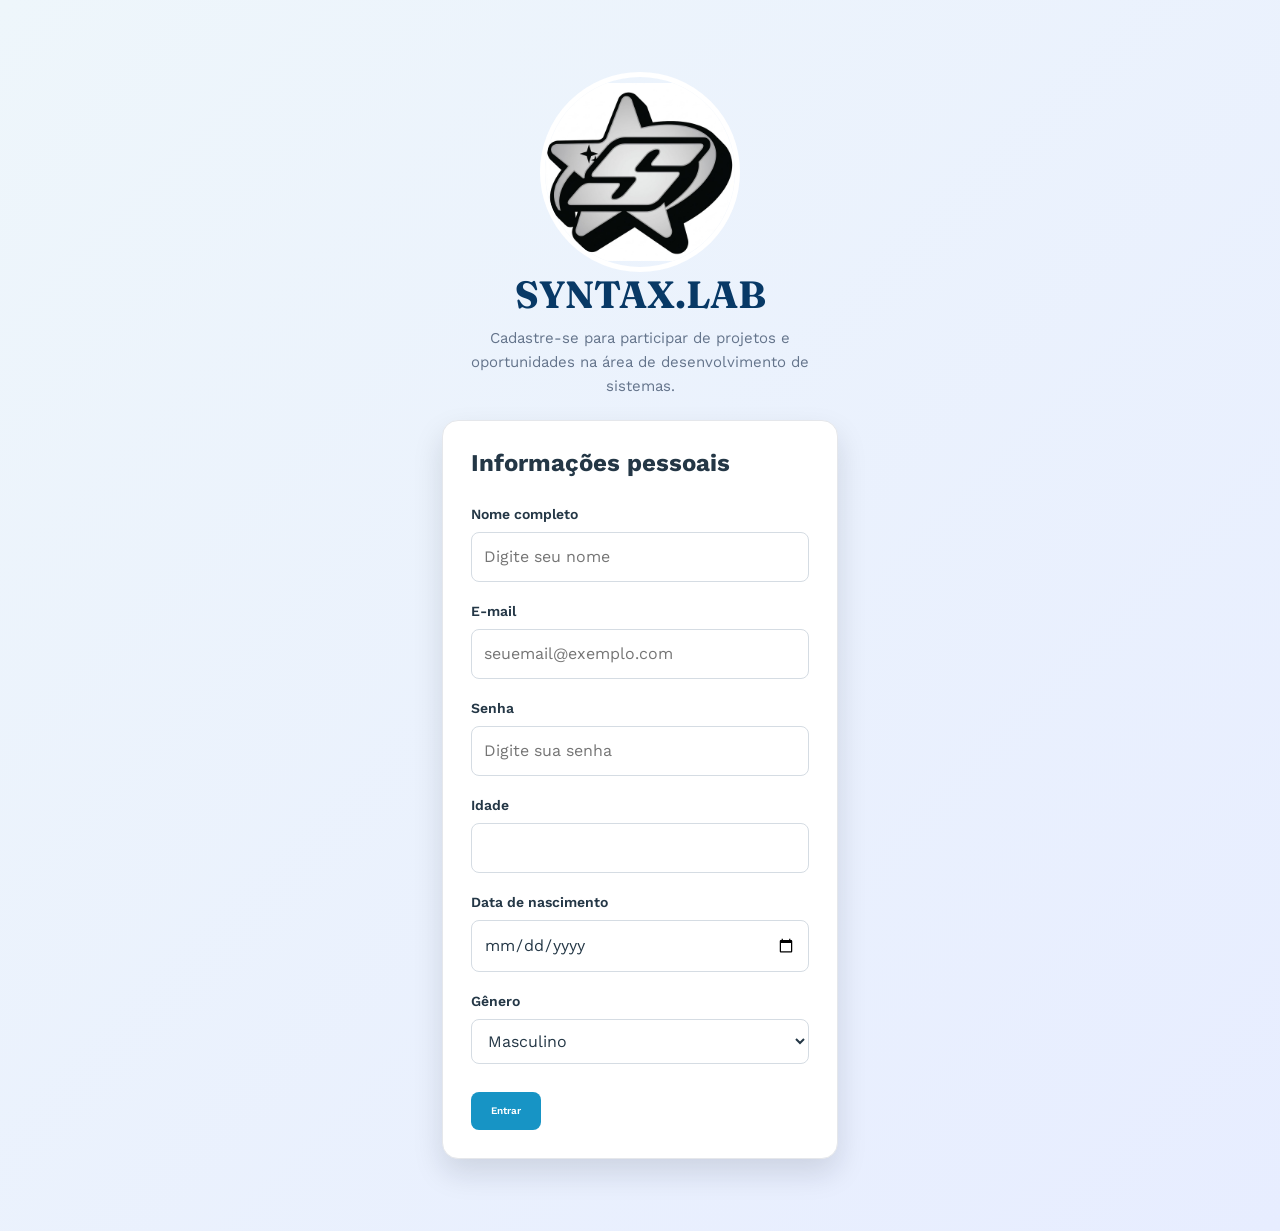
<file: FRONT END/index.html>
<!DOCTYPE html>
<html lang="pt-br">
<head>
    <meta charset="UTF-8">
    <meta name="viewport" content="width=device-width, initial-scale=1.0">
    <title>SYNTAX.lab — Login</title>
    <link rel="stylesheet" href="style.css">
    <link rel="preconnect" href="https://fonts.googleapis.com">
    <link rel="preconnect" href="https://fonts.gstatic.com" crossorigin>
    <link href="https://fonts.googleapis.com/css2?family=Fraunces:ital,opsz,wght@0,9..144,100..900;1,9..144,100..900&family=Work+Sans:ital,wght@0,100..900;1,100..900&display=swap" rel="stylesheet">
</head>
<body class="pagina-login">
    <main class="login-container">
        <div class="login-cabecalho">
            <img src="IMG/LOGO.PNG" class="LOGO">

            <h1>SYNTAX.LAB</h1>
            <p>Cadastre-se para participar de projetos e oportunidades na área de desenvolvimento de sistemas.</p>
        </div>

        <section class="login-card">



            <h2>Informações pessoais</h2>
            <br>

            <form action="inicio.html" method="get" class="formulario">
                <div class="campo">
                    <label for="nome">Nome completo</label>
                    <input type="text" name="Nome" id="nome" placeholder="Digite seu nome" required>
                </div>

                <div class="campo">
                    <label for="email">E-mail</label>
                    <input type="email" name="Email" id="email" placeholder="seuemail@exemplo.com" required>
                </div>

                <div class="campo">
                    <label for="senha">Senha</label>
                    <input type="password" name="Senha" id="senha" placeholder="Digite sua senha" required>
                </div>

                <div class="campo">
                    <label for="idade">Idade</label>
                    <input type="number" name="Idade" id="idade" min="18" max="99" required>
                </div>

                <div class="campo">
                    <label for="data-nascimento">Data de nascimento</label>
                    <input type="date" name="Data-nascimento" id="data-nascimento" required>
                </div>

                <div class="campo">
                    <label for="genero">Gênero</label>
                    <select name="genero" id="genero">
                        <option value="Masculino">Masculino</option>
                        <option value="Feminino">Feminino</option>
                        <option value="Prefiro_nao_dizer">Prefiro não dizer</option>
                    </select>
                </div>

                <div class="form-acoes">
                    <button type="submit" class="entrar">Entrar</button>
                </div>
            </form>
        </section>
    </main>
</file>
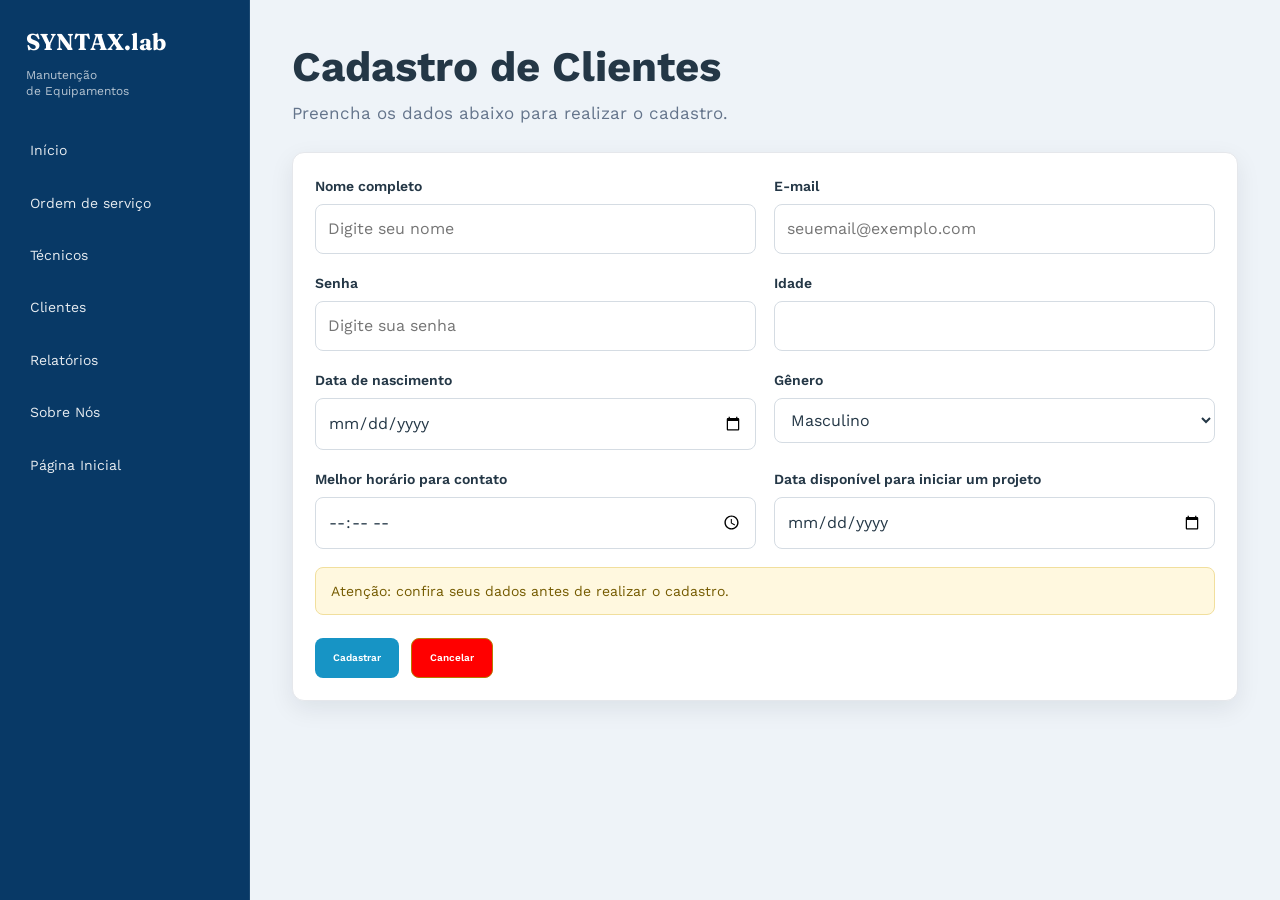
<file: FRONT END/cadascliente.html>
<!DOCTYPE html>
<html lang="pt-br">
<head>
    <meta charset="UTF-8">
    <meta name="viewport" content="width=device-width, initial-scale=1.0">
    <title>Cadastro de Clientes</title>
    <link rel="stylesheet" href="style.css">
    <link rel="preconnect" href="https://fonts.googleapis.com">
    <link rel="preconnect" href="https://fonts.gstatic.com" crossorigin>
    <link href="https://fonts.googleapis.com/css2?family=Fraunces:ital,opsz,wght@0,9..144,100..900;1,9..144,100..900&family=Work+Sans:ital,wght@0,100..900;1,100..900&display=swap" rel="stylesheet">
</head>
<body>
<header class="topo">
    <div class="topo-conteudo">
        <nav class="menu">
            <a href="inicio.html" class="marca">SYNTAX.lab</a>
            <p>Manutenção<br>de Equipamentos</p>
            <a href="inicio.html">Início</a>
            <a href="ordem.html">Ordem de serviço</a>
            <a href="tecnicos.html">Técnicos</a>
            <a href="clientes.html">Clientes</a>
            <a href="relatorios.html">Relatórios</a>
            <a href="sobre.html">Sobre Nós</a>
            <a href="index.html">Página Inicial</a>
        </nav>
    </div>
</header>

<main class="pagina">
    <h1>Cadastro de Clientes</h1>
    <p>Preencha os dados abaixo para realizar o cadastro.</p>

    <section class="block">
        <form action="inicio.html" method="get" class="formulario">
            <div class="form-grid">
                <div class="campo">
                    <label for="nome">Nome completo</label>
                    <input type="text" name="Nome" id="nome" placeholder="Digite seu nome" required>
                </div>

                <div class="campo">
                    <label for="email">E-mail</label>
                    <input type="email" name="Email" id="email" placeholder="seuemail@exemplo.com" required>
                </div>

                <div class="campo">
                    <label for="senha">Senha</label>
                    <input type="password" name="Senha" id="senha" placeholder="Digite sua senha" required>
                </div>

                <div class="campo">
                    <label for="idade">Idade</label>
                    <input type="number" name="Idade" id="idade" min="18" max="99" required>
                </div>

                <div class="campo">
                    <label for="data-nascimento">Data de nascimento</label>
                    <input type="date" name="Data-nascimento" id="data-nascimento" required>
                </div>

                <div class="campo">
                    <label for="genero">Gênero</label>
                    <select name="genero" id="genero">
                        <option value="Masculino">Masculino</option>
                        <option value="Feminino">Feminino</option>
                        <option value="Prefiro_nao_dizer">Prefiro não dizer</option>
                    </select>
                </div>
                
                <div class="campo">
                    <label for="hora-cadastro">Melhor horário para contato</label>
                    <input type="time" name="hora-cadastro" id="hora-cadastro">
                </div>

                <div class="campo">
                    <label for="data-disponivel">Data disponível para iniciar um projeto</label>
                    <input type="date" name="Data-disponivel" id="data-disponivel" required>
                </div>
            </div>

            <div class="aviso">Atenção: confira seus dados antes de realizar o cadastro.</div>

            <div class="form-acoes">
                <button type="submit" class="botao botao-preenchido">Cadastrar</button>
                <a href="inicio.html" class="botao botao-contorno">Cancelar</a>
            </div>
        </form>
    </section>
</main>

</body>
</html>
</file>
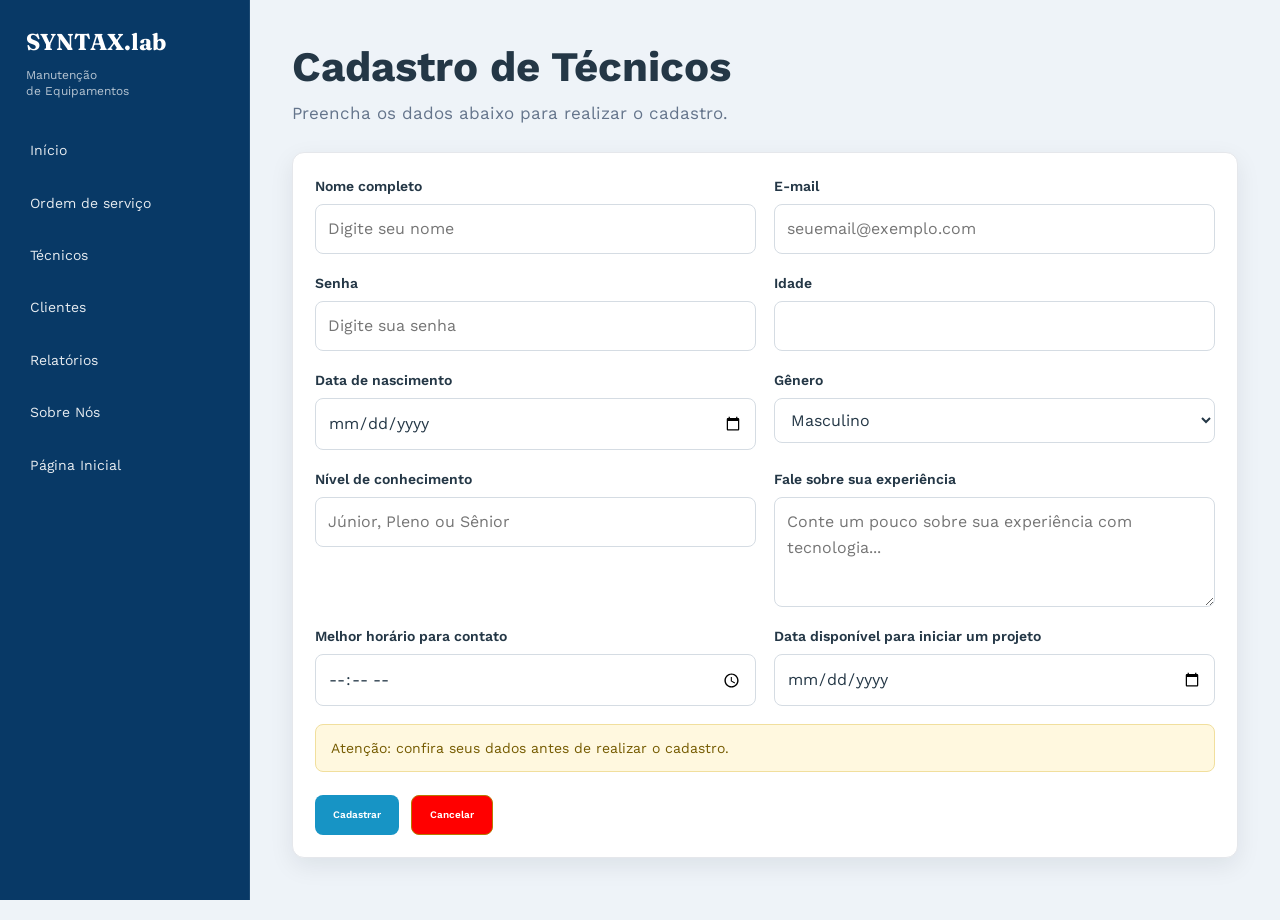
<file: FRONT END/cadastrar.html>
<!DOCTYPE html>
<html lang="pt-br">
<head>
    <meta charset="UTF-8">
    <meta name="viewport" content="width=device-width, initial-scale=1.0">
    <title>Cadastro de Técnicos</title>
    <link rel="stylesheet" href="style.css">
    <link rel="preconnect" href="https://fonts.googleapis.com">
    <link rel="preconnect" href="https://fonts.gstatic.com" crossorigin>
    <link href="https://fonts.googleapis.com/css2?family=Fraunces:ital,opsz,wght@0,9..144,100..900;1,9..144,100..900&family=Work+Sans:ital,wght@0,100..900;1,100..900&display=swap" rel="stylesheet">
</head>
<body>
<header class="topo">
    <div class="topo-conteudo">
        <nav class="menu">
            <a href="inicio.html" class="marca">SYNTAX.lab</a>
            <p>Manutenção<br>de Equipamentos</p>
            <a href="inicio.html">Início</a>
            <a href="ordem.html">Ordem de serviço</a>
            <a href="tecnicos.html">Técnicos</a>
            <a href="clientes.html">Clientes</a>
            <a href="relatorios.html">Relatórios</a>
            <a href="sobre.html">Sobre Nós</a>
            <a href="index.html">Página Inicial</a>
        </nav>
    </div>
</header>

<main class="pagina">
    <h1>Cadastro de Técnicos</h1>
    <p>Preencha os dados abaixo para realizar o cadastro.</p>

    <section class="block">
        <form action="inicio.html" method="get" class="formulario">
            <div class="form-grid">
                <div class="campo">
                    <label for="nome">Nome completo</label>
                    <input type="text" name="Nome" id="nome" placeholder="Digite seu nome" required>
                </div>

                <div class="campo">
                    <label for="email">E-mail</label>
                    <input type="email" name="Email" id="email" placeholder="seuemail@exemplo.com" required>
                </div>

                <div class="campo">
                    <label for="senha">Senha</label>
                    <input type="password" name="Senha" id="senha" placeholder="Digite sua senha" required>
                </div>

                <div class="campo">
                    <label for="idade">Idade</label>
                    <input type="number" name="Idade" id="idade" min="18" max="99" required>
                </div>

                <div class="campo">
                    <label for="data-nascimento">Data de nascimento</label>
                    <input type="date" name="Data-nascimento" id="data-nascimento" required>
                </div>

                <div class="campo">
                    <label for="genero">Gênero</label>
                    <select name="genero" id="genero">
                        <option value="Masculino">Masculino</option>
                        <option value="Feminino">Feminino</option>
                        <option value="Prefiro_nao_dizer">Prefiro não dizer</option>
                    </select>
                </div>
                
        <div class="campo">
            <label for="conhecimento">Nível de conhecimento</label>
            <input type="text" name="conhecimento" id="conhecimento" list="conhecimentos" placeholder="Júnior, Pleno ou Sênior">
            <datalist id="conhecimentos">
                <option value="JÚNIOR">
                <option value="PLENO">
                <option value="SÊNIOR">
            </datalist>
        </div>

        <div class="campo">
            <label for="bio">Fale sobre sua experiência</label>
            <textarea name="Bio" id="bio" placeholder="Conte um pouco sobre sua experiência com tecnologia..."></textarea>
        </div>
    
                <div class="campo">
                    <label for="hora-cadastro">Melhor horário para contato</label>
                    <input type="time" name="hora-cadastro" id="hora-cadastro">
                </div>

                <div class="campo">
                    <label for="data-disponivel">Data disponível para iniciar um projeto</label>
                    <input type="date" name="Data-disponivel" id="data-disponivel" required>
                </div>
            </div>

            <div class="aviso">Atenção: confira seus dados antes de realizar o cadastro.</div>

            <div class="form-acoes">
                <button type="submit" class="botao botao-preenchido">Cadastrar</button>
                <a href="inicio.html" class="botao botao-contorno">Cancelar</a>
            </div>
        </form>
    </section>
</main>

</body>
</html>
</file>
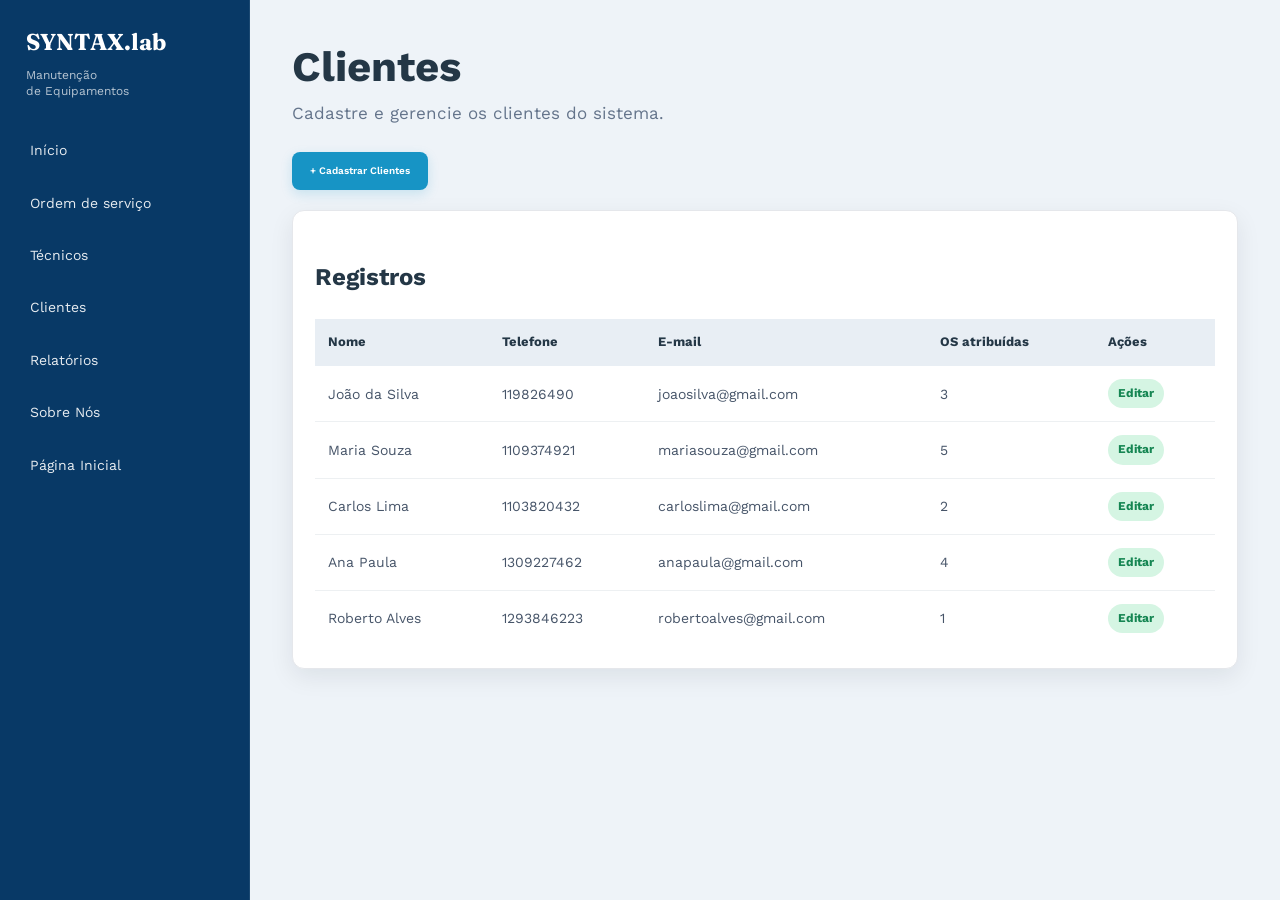
<file: FRONT END/clientes.html>
<!DOCTYPE html>
<html lang="pt-br">
<head>
    <meta charset="UTF-8">
    <meta name="viewport" content="width=device-width, initial-scale=1.0">
    <title>Clientes</title>
    <link rel="stylesheet" href="style.css">
    <link rel="preconnect" href="https://fonts.googleapis.com">
    <link rel="preconnect" href="https://fonts.gstatic.com" crossorigin>
    <link href="https://fonts.googleapis.com/css2?family=Fraunces:ital,opsz,wght@0,9..144,100..900;1,9..144,100..900&family=Work+Sans:ital,wght@0,100..900;1,100..900&display=swap" rel="stylesheet">
</head>
<body>
<header class="topo">
    <div class="topo-conteudo">
        <nav class="menu">
            <a href="inicio.html" class="marca">SYNTAX.lab</a>
            <p>Manutenção<br>de Equipamentos</p>
            <a href="inicio.html">Início</a>
            <a href="ordem.html">Ordem de serviço</a>
            <a href="tecnicos.html">Técnicos</a>
            <a href="clientes.html">Clientes</a>
            <a href="relatorios.html">Relatórios</a>
            <a href="sobre.html">Sobre Nós</a>
            <a href="index.html">Página Inicial</a>
        </nav>
    </div>
</header>

<main class="pagina">
    <h1>Clientes</h1>
    <p>Cadastre e gerencie os clientes do sistema.</p>
    <a href="cadascliente.html" class="botao-menu">+ Cadastrar Clientes</a>

    <section class="block">
        <div class="secao-titulo"><h2>Registros</h2></div>
        <div class="tabela-wrapper">
            <table>
                <thead><tr><th>Nome</th><th>Telefone</th><th>E-mail</th><th>OS atribuídas</th><th>Ações</th></tr></thead>
                <tbody><tr><td>João da Silva</td><td>119826490</td><td>joaosilva@gmail.com</td><td>3</td><td><span class='concluida'>Editar</span></td></tr>
<tr><td>Maria Souza</td><td>1109374921</td><td>mariasouza@gmail.com</td><td>5</td><td><span class='concluida'>Editar</span></td></tr>
<tr><td>Carlos Lima</td><td>1103820432</td><td>carloslima@gmail.com</td><td>2</td><td><span class='concluida'>Editar</span></td></tr>
<tr><td>Ana Paula</td><td>1309227462</td><td>anapaula@gmail.com</td><td>4</td><td><span class='concluida'>Editar</span></td></tr>
<tr><td>Roberto Alves</td><td>1293846223</td><td>robertoalves@gmail.com</td><td>1</td><td><span class='concluida'>Editar</span></td></tr></tbody>
            </table>
        </div>
    </section>
</main>

</body>
</html>
</file>
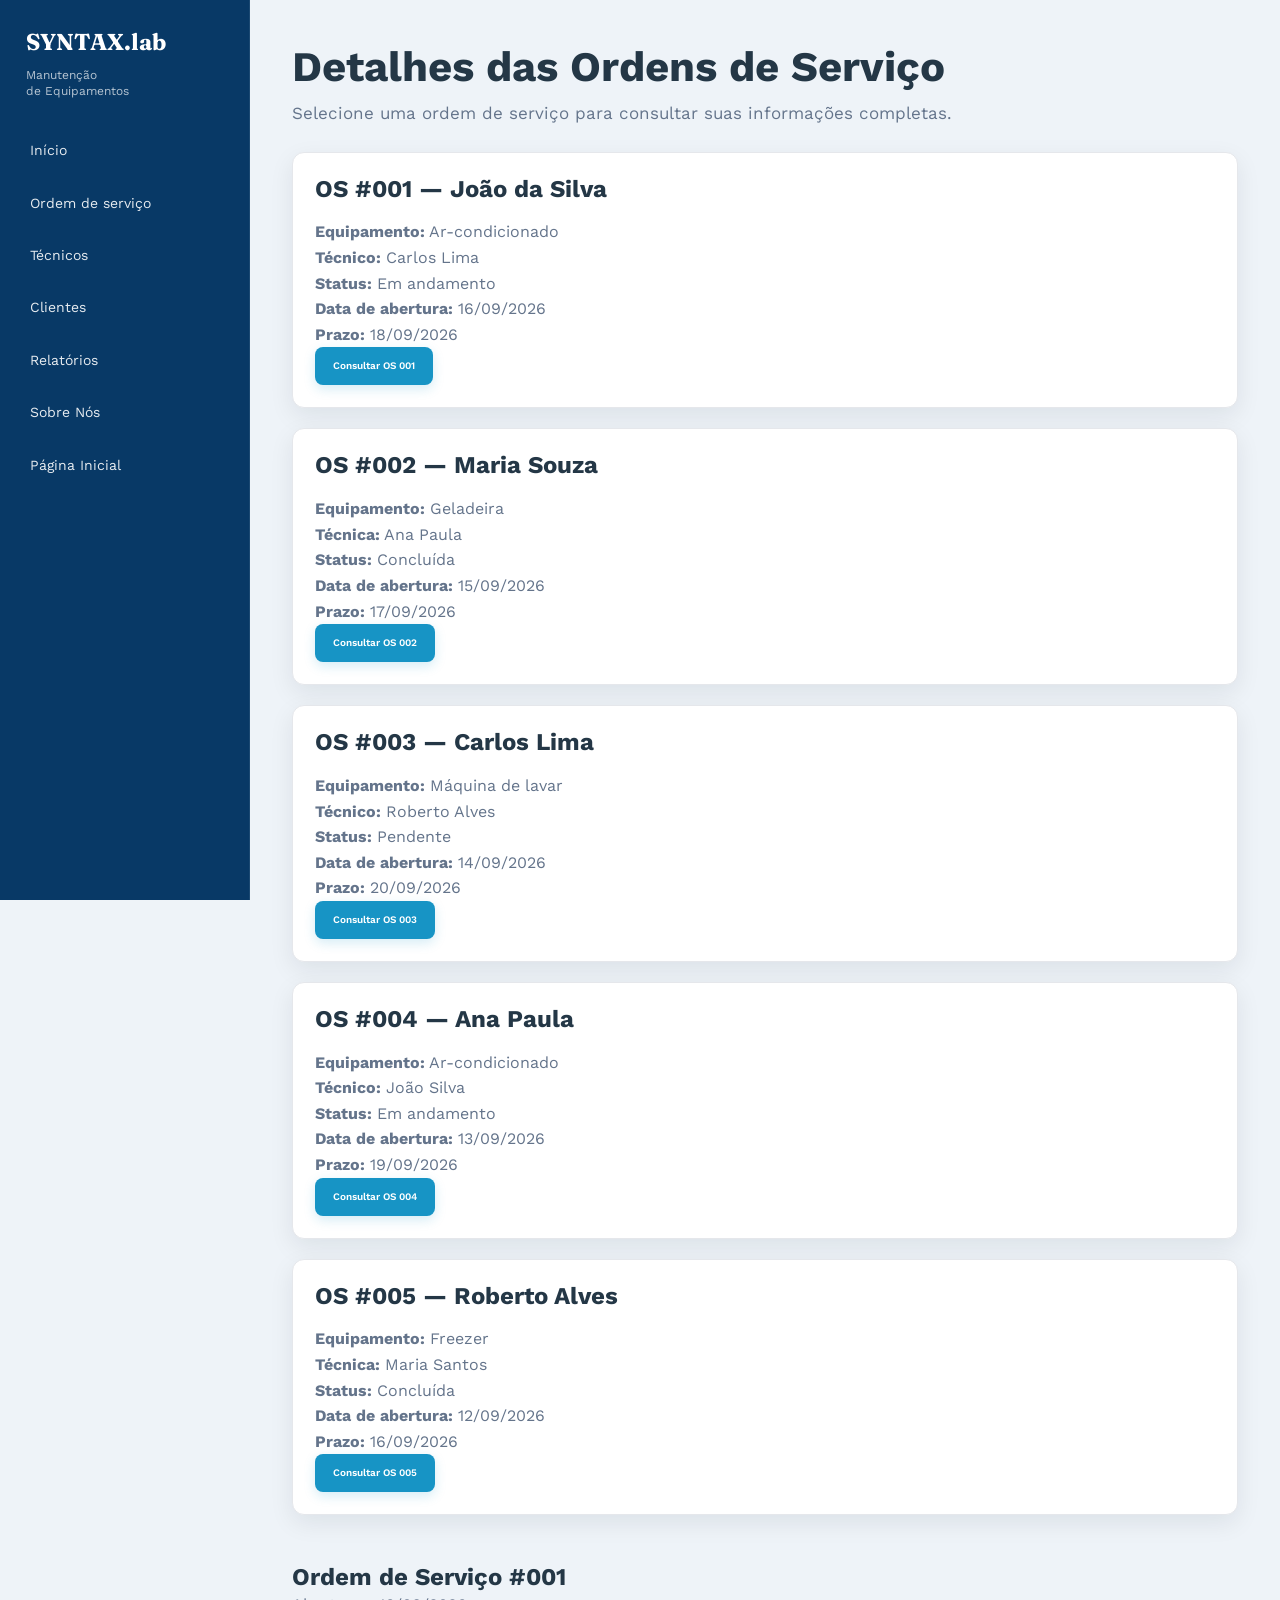
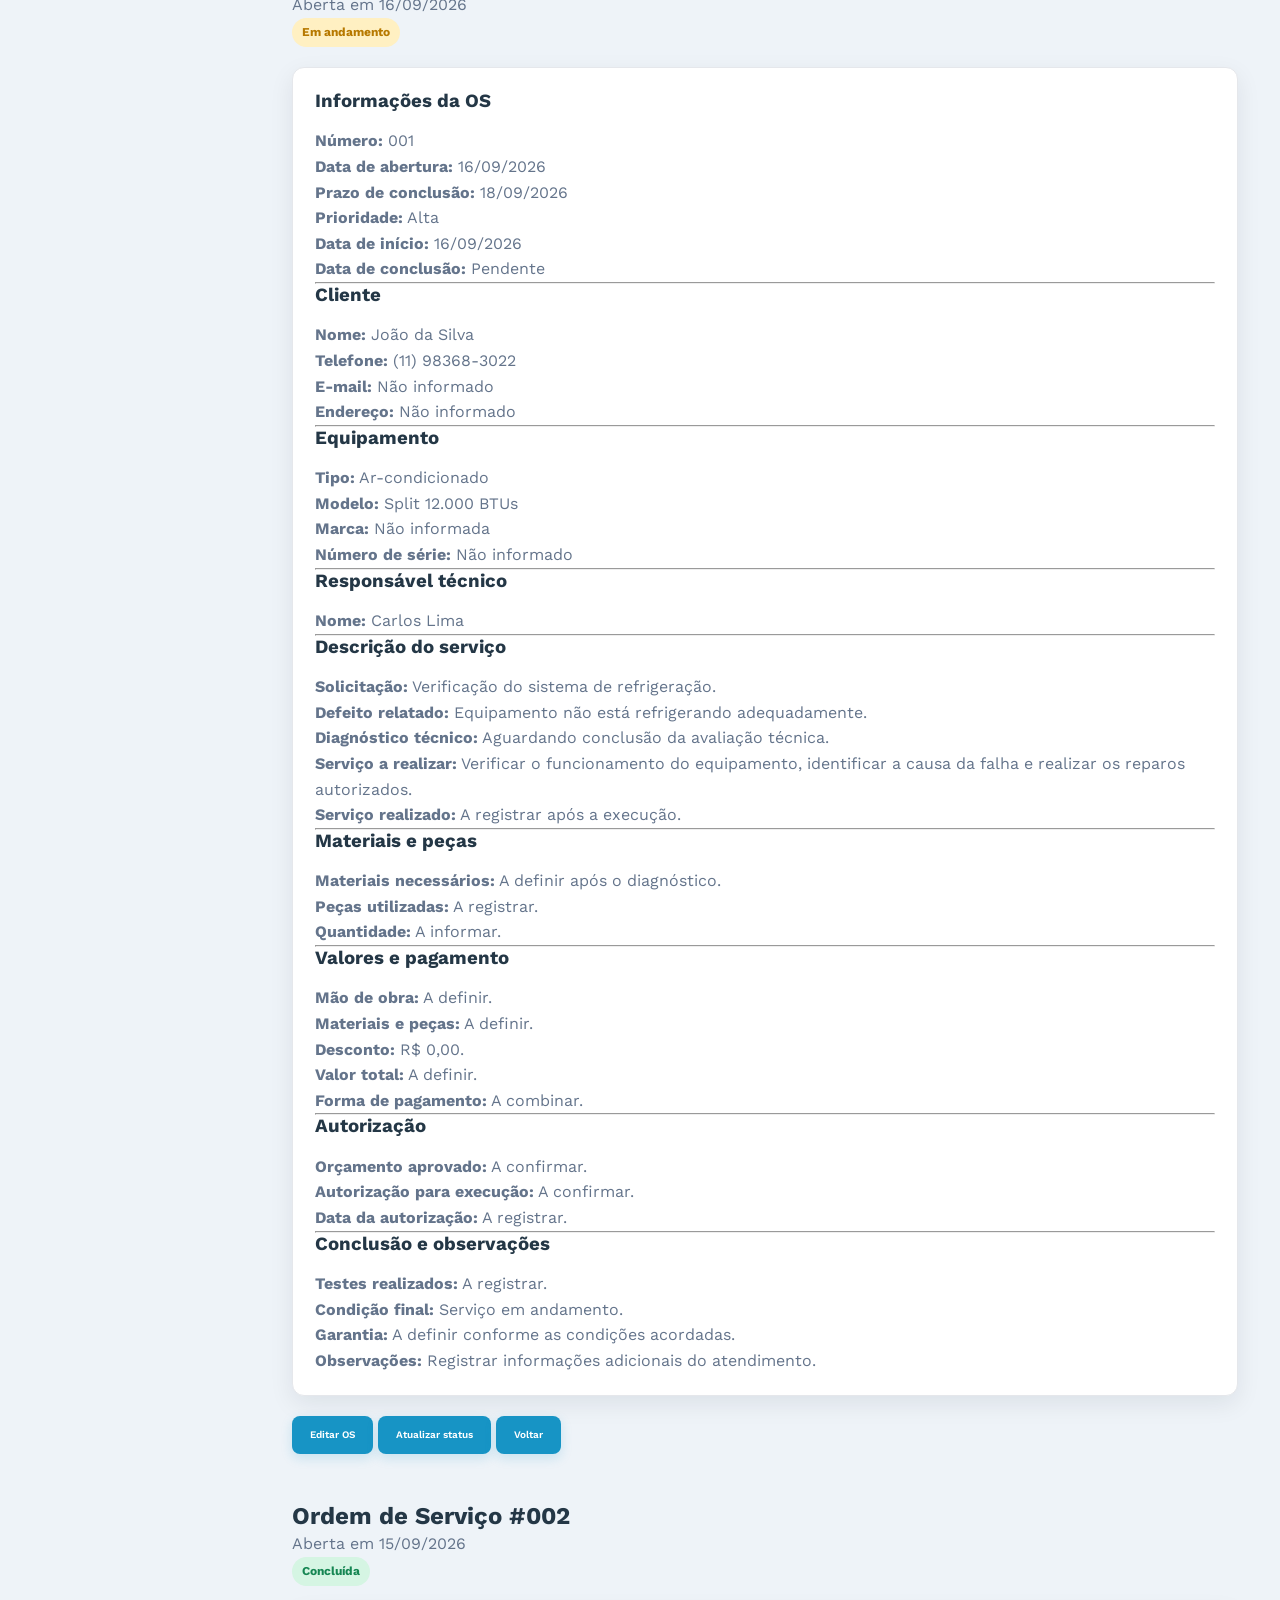
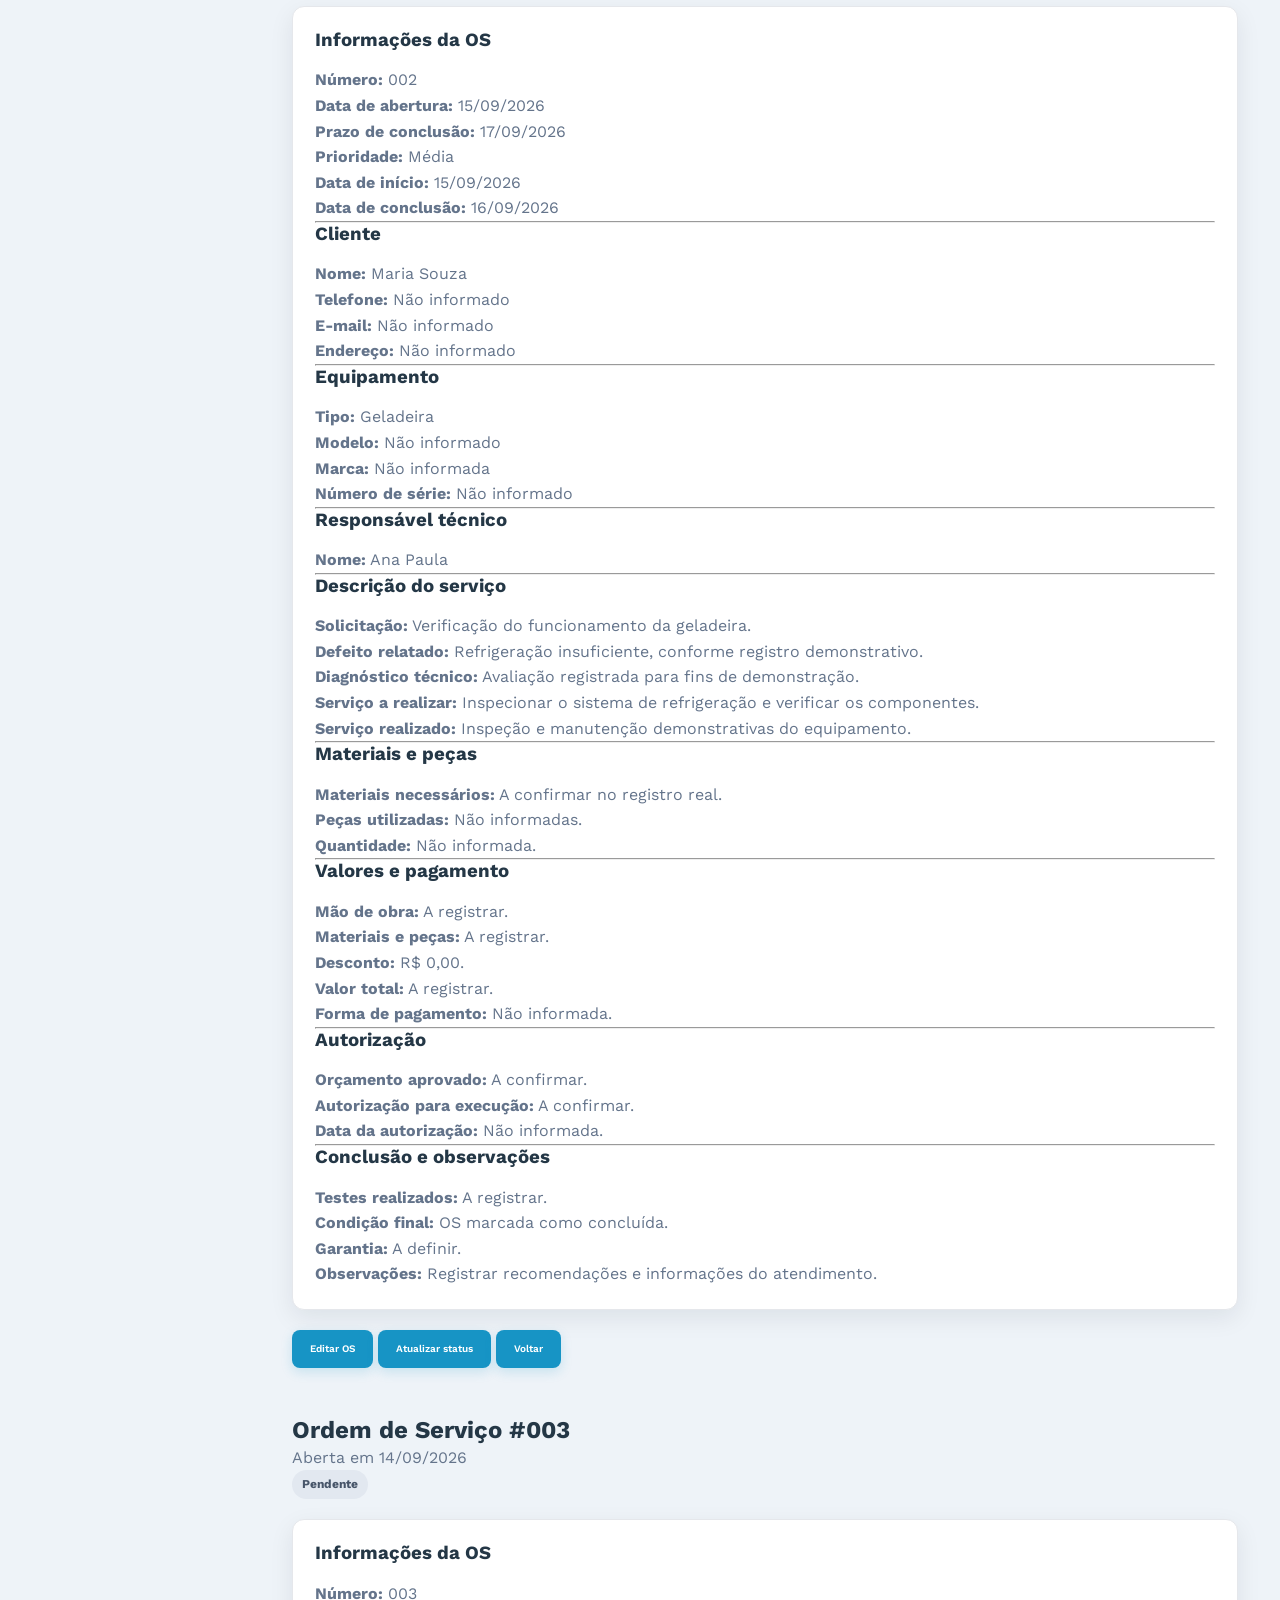
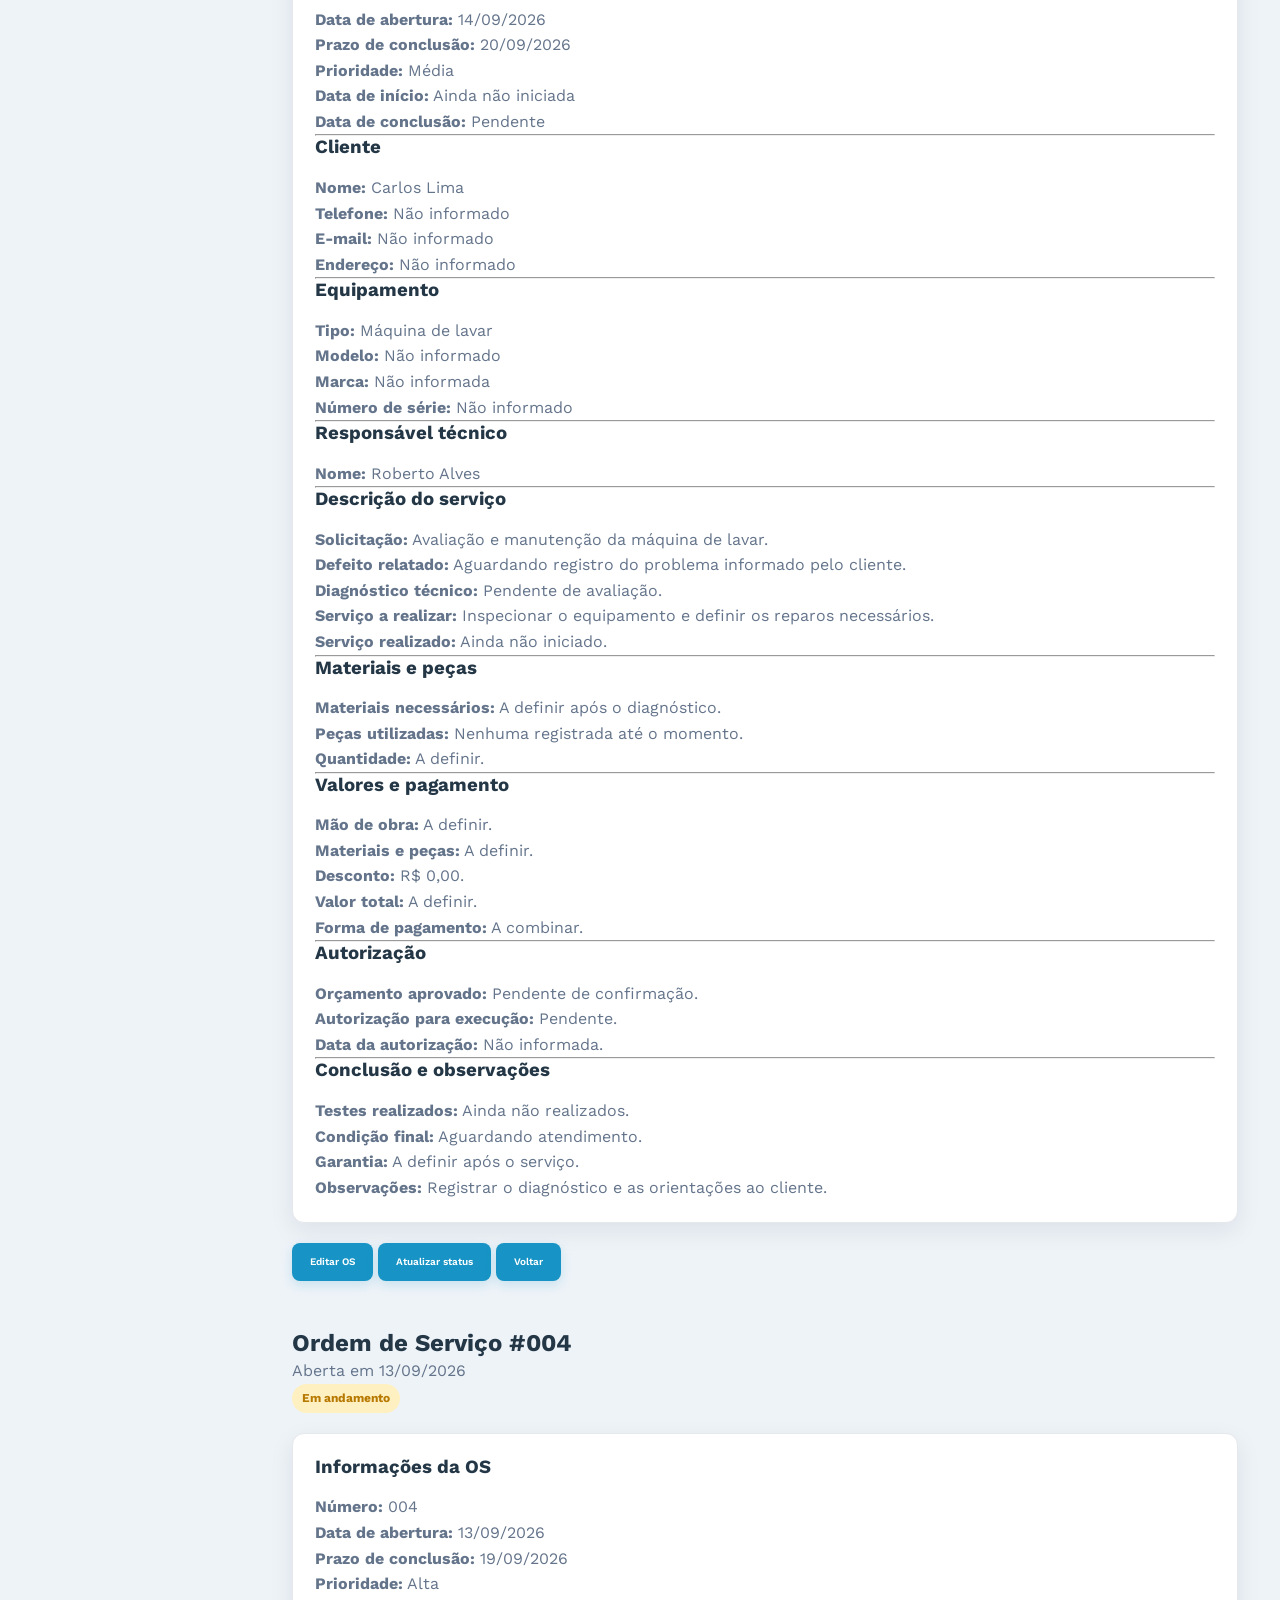
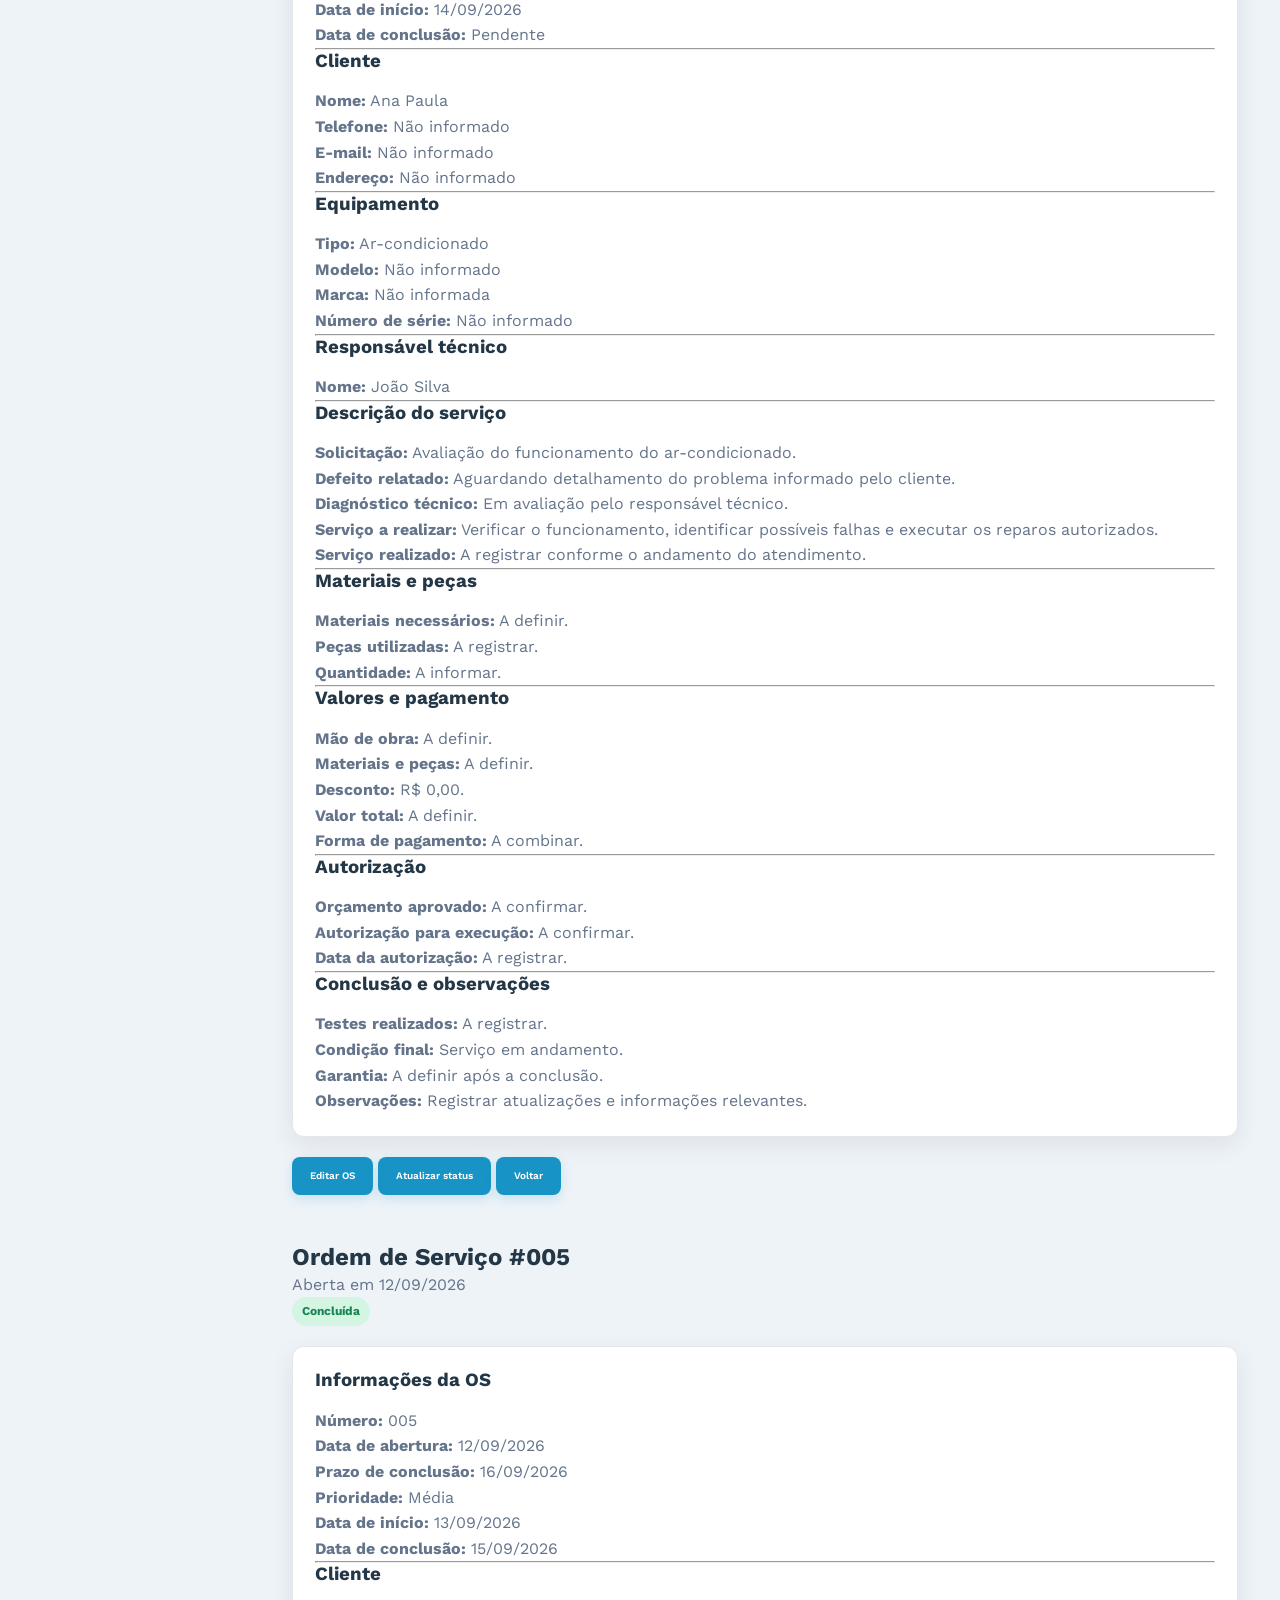
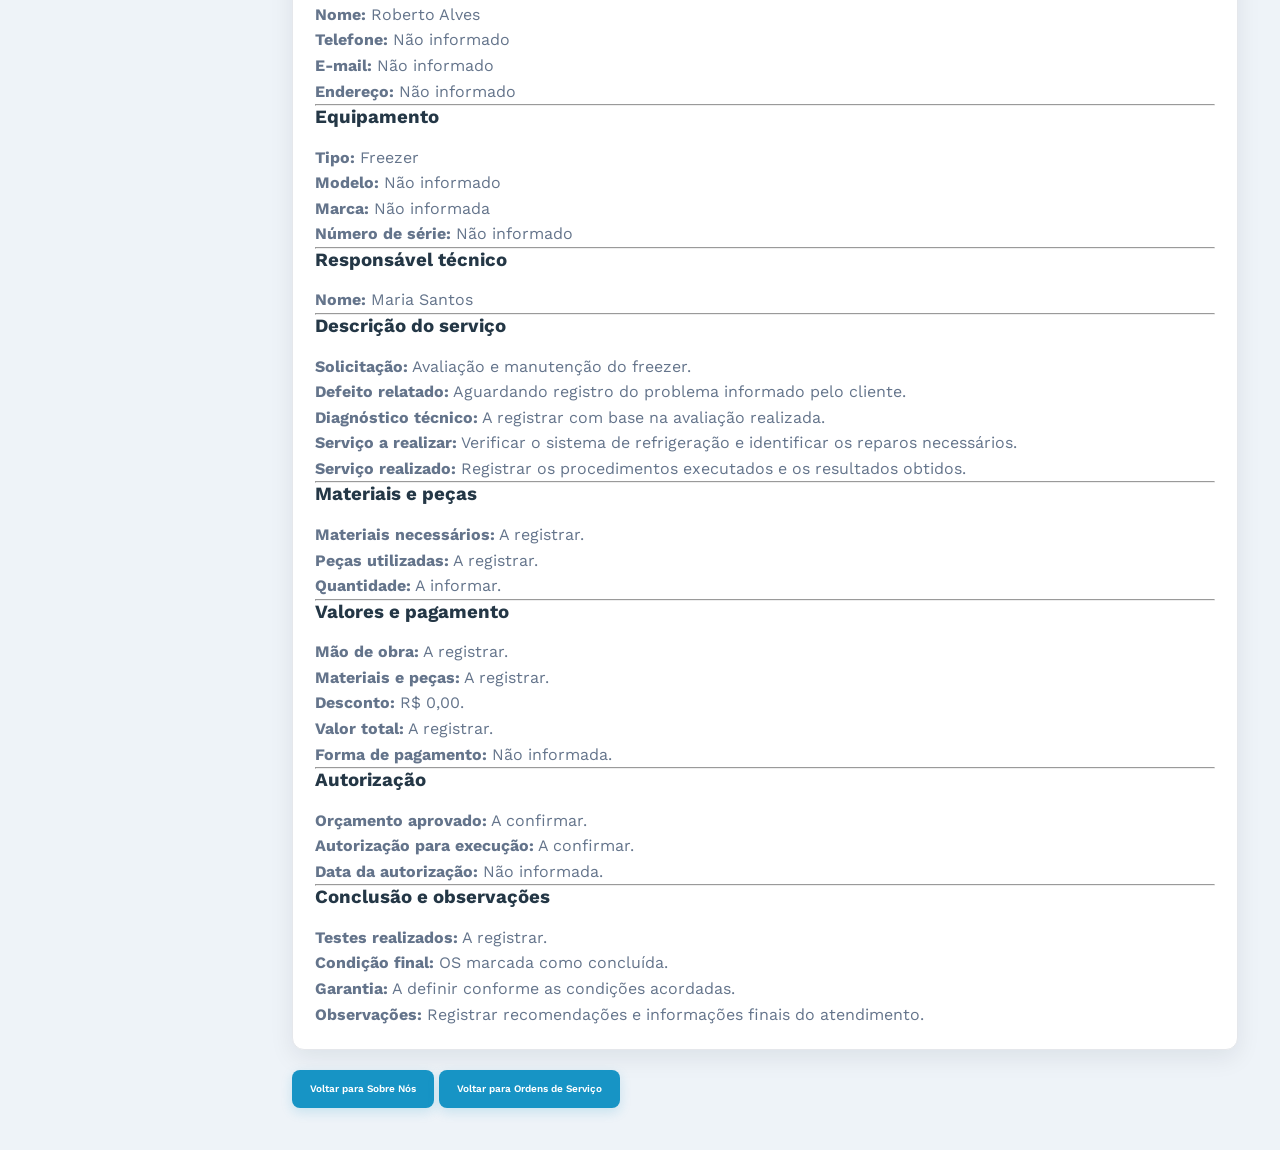
<file: FRONT END/detalhes.html>
<!DOCTYPE html>
<html lang="pt-br">

<head>
    <meta charset="UTF-8">
    <meta name="viewport" content="width=device-width, initial-scale=1.0">
    <title>Detalhes das OS | SYNTAX.lab</title>

    <link rel="stylesheet" href="style.css">

    <link rel="preconnect" href="https://fonts.googleapis.com">
    <link rel="preconnect" href="https://fonts.gstatic.com" crossorigin>

    <link href="https://fonts.googleapis.com/css2?family=Fraunces:ital,opsz,wght@0,100..900;1,100..900&family=Work+Sans:wght@100..900&display=swap" rel="stylesheet">
</head>

<body>

<header class="topo">

<div class="topo-conteudo">
<nav class="menu">

<a href="inicio.html" class="marca">SYNTAX.lab</a>

<p>Manutenção<br>de Equipamentos</p>

                <a href="inicio.html">Início</a>
                <a href="ordem.html">Ordem de serviço</a>
                <a href="tecnicos.html">Técnicos</a>
                <a href="clientes.html">Clientes</a>
                <a href="relatorios.html">Relatórios</a>
                <a href="sobre.html">Sobre Nós</a>
<a href="index.html">Página Inicial</a>
</nav>

</div>
</header>


<main class="pagina">

<h1>Detalhes das Ordens de Serviço</h1>

<p>Selecione uma ordem de serviço para consultar suas informações completas.</p>


<section class="block">

<h2>OS #001 — João da Silva</h2>

            <p><strong>Equipamento:</strong> Ar-condicionado</p>
            <p><strong>Técnico:</strong> Carlos Lima</p>
            <p><strong>Status:</strong> Em andamento</p>
            <p><strong>Data de abertura:</strong> 16/09/2026</p>
            <p><strong>Prazo:</strong> 18/09/2026</p>
<a href="#os001" class="botao-menu">Consultar OS 001</a>

</section>


<section class="block">

<h2>OS #002 — Maria Souza</h2>

<p><strong>Equipamento:</strong> Geladeira</p>
<p><strong>Técnica:</strong> Ana Paula</p>
<p><strong>Status:</strong> Concluída</p>
<p><strong>Data de abertura:</strong> 15/09/2026</p>
<p><strong>Prazo:</strong> 17/09/2026</p>
<a href="#os002" class="botao-menu">Consultar OS 002</a>

</section>

<section class="block">
<h2>OS #003 — Carlos Lima</h2>

            <p><strong>Equipamento:</strong> Máquina de lavar</p>
            <p><strong>Técnico:</strong> Roberto Alves</p>
            <p><strong>Status:</strong> Pendente</p>
            <p><strong>Data de abertura:</strong> 14/09/2026</p>
            <p><strong>Prazo:</strong> 20/09/2026</p>
<a href="#os003" class="botao-menu">Consultar OS 003</a>

</section>

 <section class="block">

<h2>OS #004 — Ana Paula</h2>

            <p><strong>Equipamento:</strong> Ar-condicionado</p>
            <p><strong>Técnico:</strong> João Silva</p>
            <p><strong>Status:</strong> Em andamento</p>
            <p><strong>Data de abertura:</strong> 13/09/2026</p>
            <p><strong>Prazo:</strong> 19/09/2026</p>

<a href="#os004" class="botao-menu">  Consultar OS 004</a>

</section>


<section class="block">

<h2>OS #005 — Roberto Alves</h2>

<p><strong>Equipamento:</strong> Freezer</p>
<p><strong>Técnica:</strong> Maria Santos</p>
<p><strong>Status:</strong> Concluída</p>
<p><strong>Data de abertura:</strong> 12/09/2026</p>
 <p><strong>Prazo:</strong> 16/09/2026</p>

<a href="#os005" class="botao-menu">Consultar OS 005</a>

</section>
<!-- OS 001 -->

<section class="detalhes-secao" id="os001">

<h2>Ordem de Serviço #001</h2>
<p>Aberta em 16/09/2026</p>
<span class="andamento">Em andamento</span>
<div class="block">
<h3>Informações da OS</h3>

            <p><strong>Número:</strong> 001</p>
            <p><strong>Data de abertura:</strong> 16/09/2026</p>
            <p><strong>Prazo de conclusão:</strong> 18/09/2026</p>
            <p><strong>Prioridade:</strong> Alta</p>
            <p><strong>Data de início:</strong> 16/09/2026</p>
            <p><strong>Data de conclusão:</strong> Pendente</p>

            <hr>

            <h3>Cliente</h3>

            <p><strong>Nome:</strong> João da Silva</p>
            <p><strong>Telefone:</strong> (11) 98368-3022</p>
            <p><strong>E-mail:</strong> Não informado</p>
            <p><strong>Endereço:</strong> Não informado</p>

            <hr>

            <h3>Equipamento</h3>

            <p><strong>Tipo:</strong> Ar-condicionado</p>
            <p><strong>Modelo:</strong> Split 12.000 BTUs</p>
            <p><strong>Marca:</strong> Não informada</p>
            <p><strong>Número de série:</strong> Não informado</p>

            <hr>

            <h3>Responsável técnico</h3>

            <p><strong>Nome:</strong> Carlos Lima</p>

            <hr>

            <h3>Descrição do serviço</h3>

            <p><strong>Solicitação:</strong> Verificação do sistema de refrigeração.</p>

            <p><strong>Defeito relatado:</strong>
                Equipamento não está refrigerando adequadamente.
            </p>

            <p><strong>Diagnóstico técnico:</strong>
                Aguardando conclusão da avaliação técnica.
            </p>

            <p><strong>Serviço a realizar:</strong>
                Verificar o funcionamento do equipamento, identificar
                a causa da falha e realizar os reparos autorizados.
            </p>

            <p><strong>Serviço realizado:</strong>
                A registrar após a execução.
            </p>

            <hr>

            <h3>Materiais e peças</h3>

            <p><strong>Materiais necessários:</strong> A definir após o diagnóstico.</p>
            <p><strong>Peças utilizadas:</strong> A registrar.</p>
            <p><strong>Quantidade:</strong> A informar.</p>

            <hr>

            <h3>Valores e pagamento</h3>

            <p><strong>Mão de obra:</strong> A definir.</p>
            <p><strong>Materiais e peças:</strong> A definir.</p>
            <p><strong>Desconto:</strong> R$ 0,00.</p>
            <p><strong>Valor total:</strong> A definir.</p>
            <p><strong>Forma de pagamento:</strong> A combinar.</p>

            <hr>

            <h3>Autorização</h3>

            <p><strong>Orçamento aprovado:</strong> A confirmar.</p>
            <p><strong>Autorização para execução:</strong> A confirmar.</p>
            <p><strong>Data da autorização:</strong> A registrar.</p>

            <hr>

            <h3>Conclusão e observações</h3>

            <p><strong>Testes realizados:</strong> A registrar.</p>
            <p><strong>Condição final:</strong> Serviço em andamento.</p>
            <p><strong>Garantia:</strong> A definir conforme as condições acordadas.</p>
            <p><strong>Observações:</strong> Registrar informações adicionais do atendimento.</p>

        </div>

        <a href="editar.html" class="botao-menu">Editar OS</a>
        <a href="#" class="botao-menu">Atualizar status</a>
        <a href="detalhes.html" class="botao-menu">Voltar</a>

    </section>

<!-- OS 002 -->

<section class="detalhes-secao" id="os002">

<h2>Ordem de Serviço #002</h2>
<p>Aberta em 15/09/2026</p>
<span class="concluida">Concluída</span>
<div class="block">
<h3>Informações da OS</h3>

            <p><strong>Número:</strong> 002</p>
            <p><strong>Data de abertura:</strong> 15/09/2026</p>
            <p><strong>Prazo de conclusão:</strong> 17/09/2026</p>
            <p><strong>Prioridade:</strong> Média</p>
            <p><strong>Data de início:</strong> 15/09/2026</p>
            <p><strong>Data de conclusão:</strong> 16/09/2026</p>

            <hr>

            <h3>Cliente</h3>

            <p><strong>Nome:</strong> Maria Souza</p>
            <p><strong>Telefone:</strong> Não informado</p>
            <p><strong>E-mail:</strong> Não informado</p>
            <p><strong>Endereço:</strong> Não informado</p>

            <hr>

            <h3>Equipamento</h3>

            <p><strong>Tipo:</strong> Geladeira</p>
            <p><strong>Modelo:</strong> Não informado</p>
            <p><strong>Marca:</strong> Não informada</p>
            <p><strong>Número de série:</strong> Não informado</p>

            <hr>

            <h3>Responsável técnico</h3>

            <p><strong>Nome:</strong> Ana Paula</p>

            <hr>

            <h3>Descrição do serviço</h3>

            <p><strong>Solicitação:</strong>
                Verificação do funcionamento da geladeira.
            </p>

            <p><strong>Defeito relatado:</strong>
                Refrigeração insuficiente, conforme registro demonstrativo.
            </p>

            <p><strong>Diagnóstico técnico:</strong>
                Avaliação registrada para fins de demonstração.
            </p>

            <p><strong>Serviço a realizar:</strong>
                Inspecionar o sistema de refrigeração e verificar os componentes.
            </p>

            <p><strong>Serviço realizado:</strong>
                Inspeção e manutenção demonstrativas do equipamento.
            </p>

            <hr>

            <h3>Materiais e peças</h3>

            <p><strong>Materiais necessários:</strong> A confirmar no registro real.</p>
            <p><strong>Peças utilizadas:</strong> Não informadas.</p>
            <p><strong>Quantidade:</strong> Não informada.</p>

            <hr>

            <h3>Valores e pagamento</h3>

            <p><strong>Mão de obra:</strong> A registrar.</p>
            <p><strong>Materiais e peças:</strong> A registrar.</p>
            <p><strong>Desconto:</strong> R$ 0,00.</p>
            <p><strong>Valor total:</strong> A registrar.</p>
            <p><strong>Forma de pagamento:</strong> Não informada.</p>

            <hr>

            <h3>Autorização</h3>

            <p><strong>Orçamento aprovado:</strong> A confirmar.</p>
            <p><strong>Autorização para execução:</strong> A confirmar.</p>
            <p><strong>Data da autorização:</strong> Não informada.</p>

            <hr>

            <h3>Conclusão e observações</h3>

            <p><strong>Testes realizados:</strong> A registrar.</p>
            <p><strong>Condição final:</strong> OS marcada como concluída.</p>
            <p><strong>Garantia:</strong> A definir.</p>
            <p><strong>Observações:</strong> Registrar recomendações e informações do atendimento.</p>

        </div>

        <a href="editar.html" class="botao-menu">Editar OS</a>
        <a href="#" class="botao-menu">Atualizar status</a>
        <a href="detalhes.html" class="botao-menu">Voltar</a>

    </section>

<!-- OS 003 -->

<section class="detalhes-secao" id="os003">
<h2>Ordem de Serviço #003</h2>
<p>Aberta em 14/09/2026</p>
<span class="pendente">Pendente</span>
<div class="block">
<h3>Informações da OS</h3>

            <p><strong>Número:</strong> 003</p>
            <p><strong>Data de abertura:</strong> 14/09/2026</p>
            <p><strong>Prazo de conclusão:</strong> 20/09/2026</p>
            <p><strong>Prioridade:</strong> Média</p>
            <p><strong>Data de início:</strong> Ainda não iniciada</p>
            <p><strong>Data de conclusão:</strong> Pendente</p>

            <hr>

            <h3>Cliente</h3>

            <p><strong>Nome:</strong> Carlos Lima</p>
            <p><strong>Telefone:</strong> Não informado</p>
            <p><strong>E-mail:</strong> Não informado</p>
            <p><strong>Endereço:</strong> Não informado</p>

            <hr>

            <h3>Equipamento</h3>

            <p><strong>Tipo:</strong> Máquina de lavar</p>
            <p><strong>Modelo:</strong> Não informado</p>
            <p><strong>Marca:</strong> Não informada</p>
            <p><strong>Número de série:</strong> Não informado</p>

            <hr>

            <h3>Responsável técnico</h3>

            <p><strong>Nome:</strong> Roberto Alves</p>

            <hr>

            <h3>Descrição do serviço</h3>

            <p><strong>Solicitação:</strong>
                Avaliação e manutenção da máquina de lavar.
            </p>

            <p><strong>Defeito relatado:</strong>
                Aguardando registro do problema informado pelo cliente.
            </p>

            <p><strong>Diagnóstico técnico:</strong>
                Pendente de avaliação.
            </p>

            <p><strong>Serviço a realizar:</strong>
                Inspecionar o equipamento e definir os reparos necessários.
            </p>

            <p><strong>Serviço realizado:</strong>
                Ainda não iniciado.
            </p>

            <hr>

            <h3>Materiais e peças</h3>

            <p><strong>Materiais necessários:</strong> A definir após o diagnóstico.</p>
            <p><strong>Peças utilizadas:</strong> Nenhuma registrada até o momento.</p>
            <p><strong>Quantidade:</strong> A definir.</p>

            <hr>

            <h3>Valores e pagamento</h3>

            <p><strong>Mão de obra:</strong> A definir.</p>
            <p><strong>Materiais e peças:</strong> A definir.</p>
            <p><strong>Desconto:</strong> R$ 0,00.</p>
            <p><strong>Valor total:</strong> A definir.</p>
            <p><strong>Forma de pagamento:</strong> A combinar.</p>

            <hr>

            <h3>Autorização</h3>

            <p><strong>Orçamento aprovado:</strong> Pendente de confirmação.</p>
            <p><strong>Autorização para execução:</strong> Pendente.</p>
            <p><strong>Data da autorização:</strong> Não informada.</p>

            <hr>

            <h3>Conclusão e observações</h3>

            <p><strong>Testes realizados:</strong> Ainda não realizados.</p>
            <p><strong>Condição final:</strong> Aguardando atendimento.</p>
            <p><strong>Garantia:</strong> A definir após o serviço.</p>
            <p><strong>Observações:</strong> Registrar o diagnóstico e as orientações ao cliente.</p>

        </div>

        <a href="editar.html" class="botao-menu">Editar OS</a>
        <a href="#" class="botao-menu">Atualizar status</a>
        <a href="detalhes.html" class="botao-menu">Voltar</a>

    </section>


<!-- OS 004 -->
<section class="detalhes-secao" id="os004">
 <h2>Ordem de Serviço #004</h2>
<p>Aberta em 13/09/2026</p>
<span class="andamento">Em andamento</span>
<div class="block">
<h3>Informações da OS</h3>

            <p><strong>Número:</strong> 004</p>
            <p><strong>Data de abertura:</strong> 13/09/2026</p>
            <p><strong>Prazo de conclusão:</strong> 19/09/2026</p>
            <p><strong>Prioridade:</strong> Alta</p>
            <p><strong>Data de início:</strong> 14/09/2026</p>
            <p><strong>Data de conclusão:</strong> Pendente</p>

            <hr>

            <h3>Cliente</h3>

            <p><strong>Nome:</strong> Ana Paula</p>
            <p><strong>Telefone:</strong> Não informado</p>
            <p><strong>E-mail:</strong> Não informado</p>
            <p><strong>Endereço:</strong> Não informado</p>

            <hr>

            <h3>Equipamento</h3>

            <p><strong>Tipo:</strong> Ar-condicionado</p>
            <p><strong>Modelo:</strong> Não informado</p>
            <p><strong>Marca:</strong> Não informada</p>
            <p><strong>Número de série:</strong> Não informado</p>

            <hr>

            <h3>Responsável técnico</h3>

            <p><strong>Nome:</strong> João Silva</p>

            <hr>

            <h3>Descrição do serviço</h3>

            <p><strong>Solicitação:</strong>
                Avaliação do funcionamento do ar-condicionado.
            </p>

            <p><strong>Defeito relatado:</strong>
                Aguardando detalhamento do problema informado pelo cliente.
            </p>

            <p><strong>Diagnóstico técnico:</strong>
                Em avaliação pelo responsável técnico.
            </p>

            <p><strong>Serviço a realizar:</strong>
                Verificar o funcionamento, identificar possíveis falhas
                e executar os reparos autorizados.
            </p>

            <p><strong>Serviço realizado:</strong>
                A registrar conforme o andamento do atendimento.
            </p>

            <hr>

            <h3>Materiais e peças</h3>

            <p><strong>Materiais necessários:</strong> A definir.</p>
            <p><strong>Peças utilizadas:</strong> A registrar.</p>
            <p><strong>Quantidade:</strong> A informar.</p>

            <hr>

            <h3>Valores e pagamento</h3>

            <p><strong>Mão de obra:</strong> A definir.</p>
            <p><strong>Materiais e peças:</strong> A definir.</p>
            <p><strong>Desconto:</strong> R$ 0,00.</p>
            <p><strong>Valor total:</strong> A definir.</p>
            <p><strong>Forma de pagamento:</strong> A combinar.</p>

            <hr>

            <h3>Autorização</h3>

            <p><strong>Orçamento aprovado:</strong> A confirmar.</p>
            <p><strong>Autorização para execução:</strong> A confirmar.</p>
            <p><strong>Data da autorização:</strong> A registrar.</p>

            <hr>

            <h3>Conclusão e observações</h3>

            <p><strong>Testes realizados:</strong> A registrar.</p>
            <p><strong>Condição final:</strong> Serviço em andamento.</p>
            <p><strong>Garantia:</strong> A definir após a conclusão.</p>
            <p><strong>Observações:</strong> Registrar atualizações e informações relevantes.</p>

        </div>
<a href="editar.html" class="botao-menu">Editar OS</a>
<a href="#" class="botao-menu">Atualizar status</a>
<a href="detalhes.html" class="botao-menu">Voltar</a>

</section>
<!-- OS 005 -->
<section class="detalhes-secao" id="os005">
<h2>Ordem de Serviço #005</h2>
<p>Aberta em 12/09/2026</p>
<span class="concluida">Concluída</span>
<div class="block">
<h3>Informações da OS</h3>
            <p><strong>Número:</strong> 005</p>
            <p><strong>Data de abertura:</strong> 12/09/2026</p>
            <p><strong>Prazo de conclusão:</strong> 16/09/2026</p>
            <p><strong>Prioridade:</strong> Média</p>
            <p><strong>Data de início:</strong> 13/09/2026</p>
            <p><strong>Data de conclusão:</strong> 15/09/2026</p>

            <hr>

            <h3>Cliente</h3>

            <p><strong>Nome:</strong> Roberto Alves</p>
            <p><strong>Telefone:</strong> Não informado</p>
            <p><strong>E-mail:</strong> Não informado</p>
            <p><strong>Endereço:</strong> Não informado</p>

            <hr>

            <h3>Equipamento</h3>

            <p><strong>Tipo:</strong> Freezer</p>
            <p><strong>Modelo:</strong> Não informado</p>
            <p><strong>Marca:</strong> Não informada</p>
            <p><strong>Número de série:</strong> Não informado</p>

            <hr>

            <h3>Responsável técnico</h3>

            <p><strong>Nome:</strong> Maria Santos</p>

            <hr>

            <h3>Descrição do serviço</h3>

            <p><strong>Solicitação:</strong>
                Avaliação e manutenção do freezer.
            </p>

            <p><strong>Defeito relatado:</strong>
                Aguardando registro do problema informado pelo cliente.
            </p>

            <p><strong>Diagnóstico técnico:</strong>
                A registrar com base na avaliação realizada.
            </p>

            <p><strong>Serviço a realizar:</strong>
                Verificar o sistema de refrigeração e identificar
                os reparos necessários.
            </p>

            <p><strong>Serviço realizado:</strong>
                Registrar os procedimentos executados e os resultados obtidos.
            </p>

            <hr>

            <h3>Materiais e peças</h3>

            <p><strong>Materiais necessários:</strong> A registrar.</p>
            <p><strong>Peças utilizadas:</strong> A registrar.</p>
            <p><strong>Quantidade:</strong> A informar.</p>

            <hr>

            <h3>Valores e pagamento</h3>

            <p><strong>Mão de obra:</strong> A registrar.</p>
            <p><strong>Materiais e peças:</strong> A registrar.</p>
            <p><strong>Desconto:</strong> R$ 0,00.</p>
            <p><strong>Valor total:</strong> A registrar.</p>
            <p><strong>Forma de pagamento:</strong> Não informada.</p>

            <hr>

            <h3>Autorização</h3>

            <p><strong>Orçamento aprovado:</strong> A confirmar.</p>
            <p><strong>Autorização para execução:</strong> A confirmar.</p>
            <p><strong>Data da autorização:</strong> Não informada.</p>

            <hr>

            <h3>Conclusão e observações</h3>

            <p><strong>Testes realizados:</strong> A registrar.</p>
            <p><strong>Condição final:</strong> OS marcada como concluída.</p>
            <p><strong>Garantia:</strong> A definir conforme as condições acordadas.</p>
            <p><strong>Observações:</strong> Registrar recomendações e informações finais do atendimento.</p>

        </div>
<a href="sobre.html" class="botao-menu">Voltar para Sobre Nós</a>
<a href="ordem.html" class="botao-menu">Voltar para Ordens de Serviço</a>

 </main>

</body>

</html>
</file>
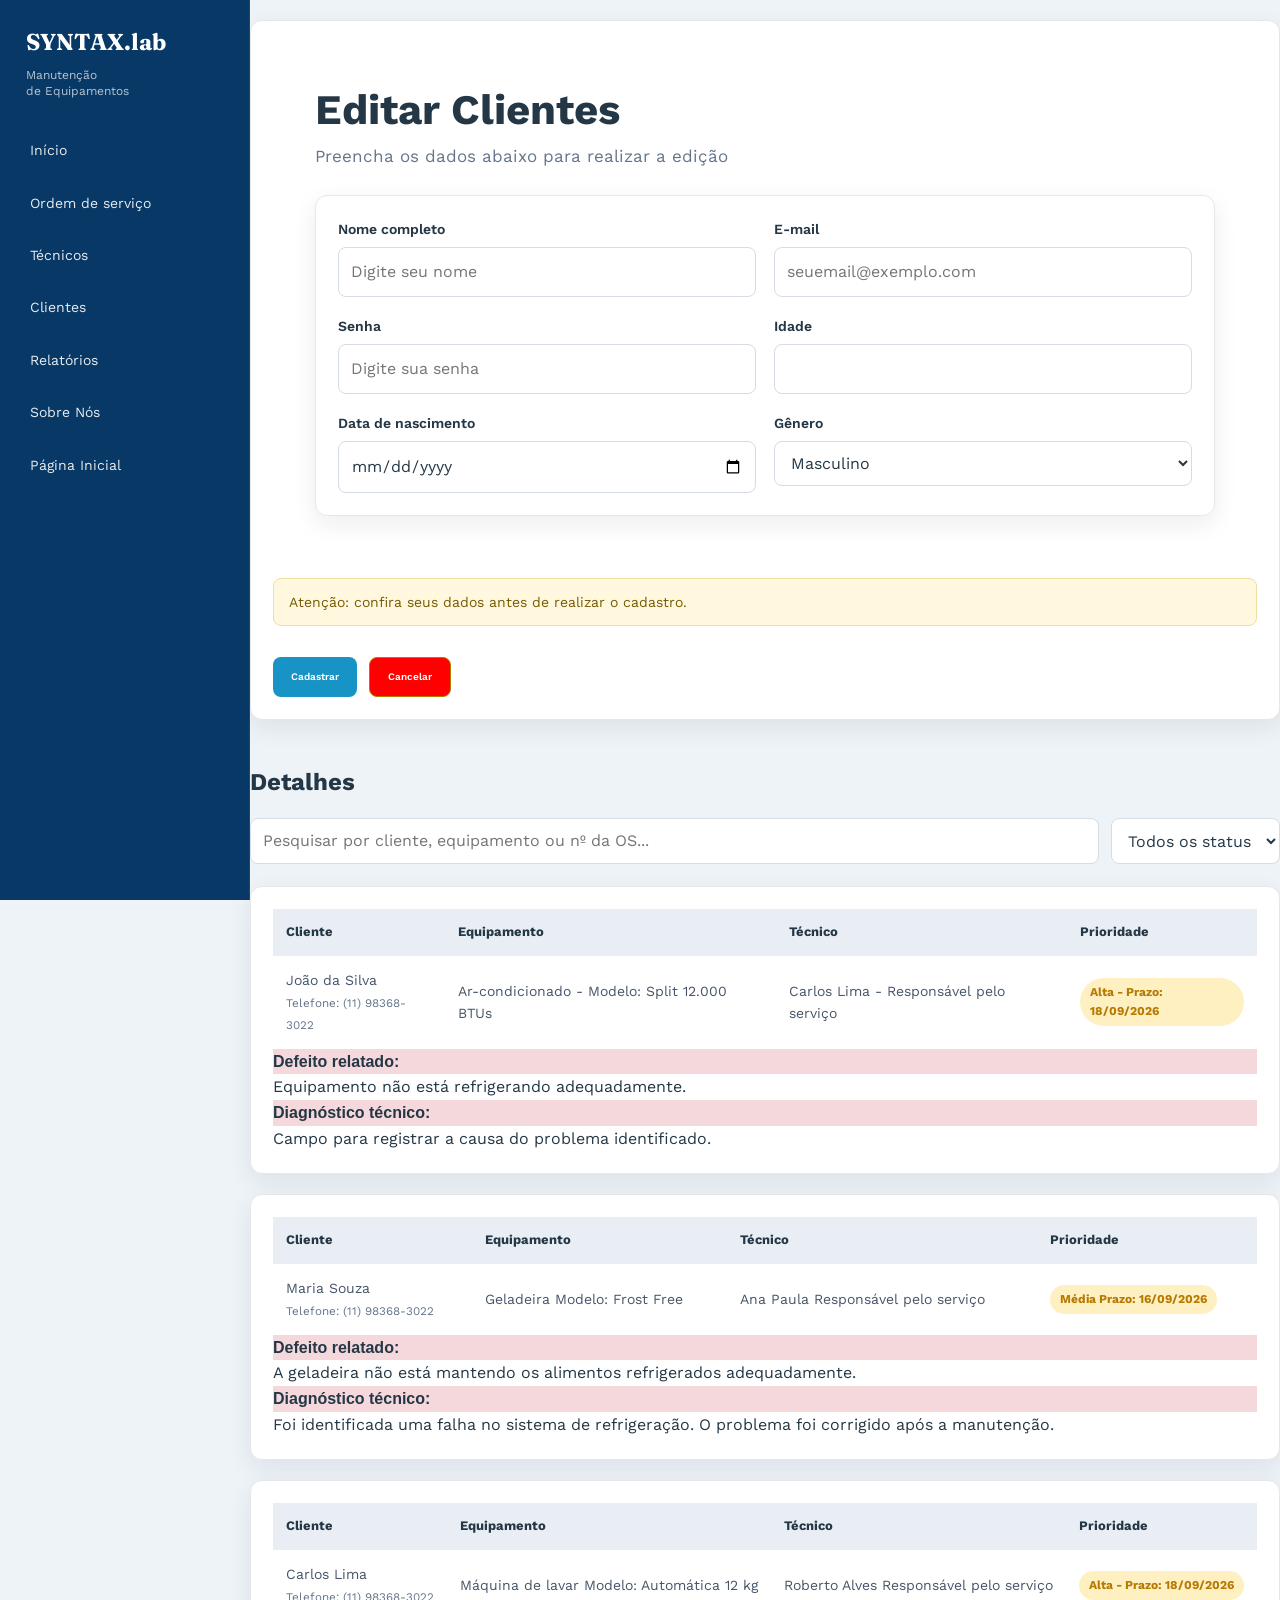
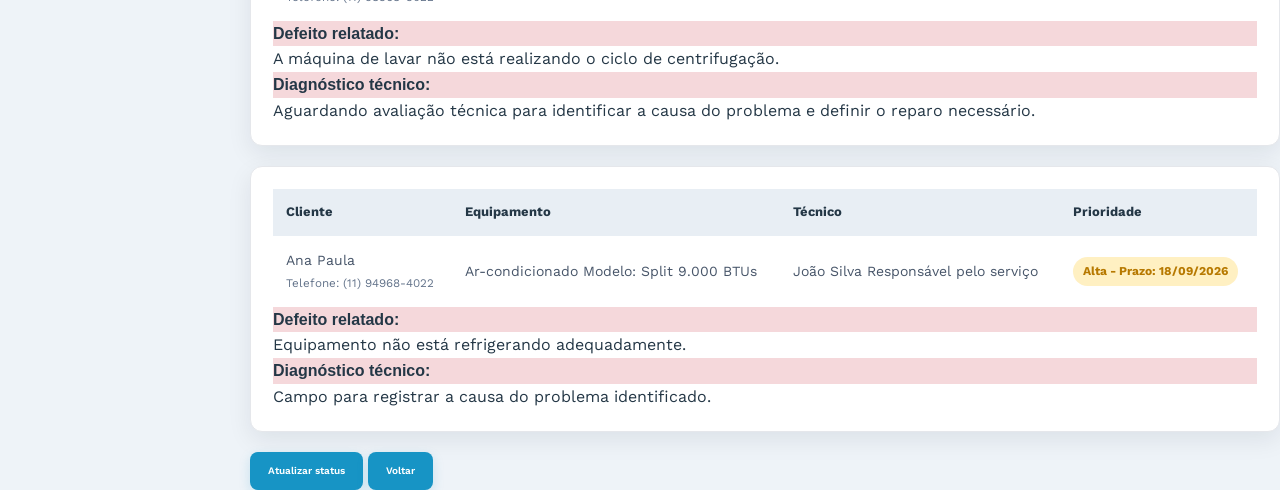
<file: FRONT END/editar.html>
<!DOCTYPE html>
<html lang="pt-br">
<head>
    <meta charset="UTF-8">
    <meta name="viewport" content="width=device-width, initial-scale=1.0">
    <title>Ordens de Serviço</title>
    <link rel="stylesheet" href="style.css">
    <link rel="preconnect" href="https://fonts.googleapis.com">
    <link rel="preconnect" href="https://fonts.gstatic.com" crossorigin>
    <link href="https://fonts.googleapis.com/css2?family=Fraunces:ital,opsz,wght@0,9..144,100..900;1,9..144,100..900&family=Work+Sans:ital,wght@0,100..900;1,100..900&display=swap" rel="stylesheet">
</head>
<body>

<header class="topo">
    <div class="topo-conteudo">
        <nav class="menu">
            <a href="inicio.html" class="marca">SYNTAX.lab</a>
            <p>Manutenção<br>de Equipamentos</p>
            <a href="inicio.html">Início</a>
            <a href="ordem.html">Ordem de serviço</a>
            <a href="tecnicos.html">Técnicos</a>
            <a href="clientes.html">Clientes</a>
            <a href="relatorios.html">Relatórios</a>
            <a href="sobre.html">Sobre Nós</a>
            <a href="index.html">Página Inicial</a>
        </nav>
    </div>
</header>

    <section class="block">


 
<main class="pagina">
    <h1>Editar Clientes</h1>
    <p>Preencha os dados abaixo para realizar a edição</p>

    <section class="block">
        <form action="inicio.html" method="get" class="formulario">
            <div class="form-grid">
                <div class="campo">
                    <label for="nome">Nome completo</label>
                    <input type="text" name="Nome" id="nome" placeholder="Digite seu nome" required>
                </div>

                <div class="campo">
                    <label for="email">E-mail</label>
                    <input type="email" name="Email" id="email" placeholder="seuemail@exemplo.com" required>
                </div>

                <div class="campo">
                    <label for="senha">Senha</label>
                    <input type="password" name="Senha" id="senha" placeholder="Digite sua senha" required>
                </div>

                <div class="campo">
                    <label for="idade">Idade</label>
                    <input type="number" name="Idade" id="idade" min="18" max="99" required>
                </div>

                <div class="campo">
                    <label for="data-nascimento">Data de nascimento</label>
                    <input type="date" name="Data-nascimento" id="data-nascimento" required>
                </div>

                <div class="campo">
                    <label for="genero">Gênero</label>
                    <select name="genero" id="genero">
                        <option value="Masculino">Masculino</option>
                        <option value="Feminino">Feminino</option>
                        <option value="Prefiro_nao_dizer">Prefiro não dizer</option>
                    </select>
                </div>
                
            </main>
            <div class="aviso">Atenção: confira seus dados antes de realizar o cadastro.</div><br>

            <div class="form-acoes">
                <button type="submit" class="botao botao-preenchido">Cadastrar</button>
                <a href="inicio.html" class="botao botao-contorno">Cancelar</a>
            </div>
        </form>
    </section>

</body>
</html>
    <section class="detalhes-secao">
        <h1>Detalhes</h1>

    <div class="filtros">
        <input type="text" placeholder="Pesquisar por cliente, equipamento ou nº da OS...">
        <select>
            <option>Todos os status</option>
            <option>Pendente</option>
            <option>Em andamento</option>
            <option>Concluída</option>
        </select>
    </div>
 
        <div class="block">
            <div class="tabela-wrapper">
                <table>
                    <thead>
                        <tr>
                            <th>Cliente</th>
                            <th>Equipamento</th>
                            <th>Técnico</th>
                            <th>Prioridade</th>
                        </tr>
                    </thead>
                    <tbody>
                        <tr>
                            <td>João da Silva<br><small style="color: var(--cor-texto-suave);">Telefone: (11) 98368-3022</small></td>
                            <td>Ar-condicionado - Modelo: Split 12.000 BTUs</td>
                            <td>Carlos Lima - Responsável pelo serviço</td>
                            <td><span class="Em andamento">Alta - Prazo: 18/09/2026</span></td>
                        </tr>
                    </tbody>
                </table>
            </div>
            <h5>Defeito relatado:</h5>Equipamento não está refrigerando adequadamente.

            <h5>Diagnóstico técnico:</h5>Campo para registrar a causa do problema identificado.
        </div>
        <div class="block">
            <div class="tabela-wrapper">
                <table>
                    <thead>
                        <tr>
                            <th>Cliente</th>
                            <th>Equipamento</th>
                            <th>Técnico</th>
                            <th>Prioridade</th>
                        </tr>
                    </thead>
                    <tbody>
                        <tr>
                            <td>Maria Souza <br><small style="color: var(--cor-texto-suave);">Telefone: (11) 98368-3022</small></td>
                            <td>Geladeira Modelo: Frost Free</td>
                            <td>Ana Paula Responsável pelo serviço</td>
                            <td><span class="Em andamento">Média Prazo: 16/09/2026</span></td>
                        </tr>
                    </tbody>
                </table>
            </div>
            <h5>Defeito relatado:</h5>A geladeira não está mantendo os alimentos refrigerados adequadamente.

            <h5>Diagnóstico técnico:</h5>Foi identificada uma falha no sistema de refrigeração. O problema foi corrigido após a manutenção.
        </div>
        <div class="block">
            <div class="tabela-wrapper">
                <table>
                    <thead>
                        <tr>
                            <th>Cliente</th>
                            <th>Equipamento</th>
                            <th>Técnico</th>
                            <th>Prioridade</th>
                        </tr>
                    </thead>
                    <tbody>
                        <tr>
                            <td>Carlos Lima <br><small style="color: var(--cor-texto-suave);">Telefone: (11) 98368-3022</small></td>
                            <td>Máquina de lavar 
                                
Modelo: Automática 12 kg</td>
                            <td>Roberto Alves
Responsável pelo serviço</td>
                            <td><span class="Em andamento">Alta - Prazo: 18/09/2026</span></td>
                        </tr>
                    </tbody>
                </table>
            </div>
            <h5>Defeito relatado:</h5>A máquina de lavar não está realizando o ciclo de centrifugação.

            <h5>Diagnóstico técnico:</h5>Aguardando avaliação técnica para identificar a causa do problema e definir o reparo necessário.
        </div>
        <div class="block">
            <div class="tabela-wrapper">
                <table>
                    <thead>
                        <tr>
                            <th>Cliente</th>
                            <th>Equipamento</th>
                            <th>Técnico</th>
                            <th>Prioridade</th>
                        </tr>
                    </thead>
                    <tbody>
                        <tr>
                            <td>Ana Paula<br><small style="color: var(--cor-texto-suave);">Telefone: (11) 94968-4022</small></td>
                            <td>Ar-condicionado
Modelo: Split 9.000 BTUs</td>
                            <td>João Silva
Responsável pelo serviço</td>
                            <td><span class="Em andamento">Alta - Prazo: 18/09/2026</span></td>
                        </tr>
                    </tbody>
                </table>
            </div>
            <h5>Defeito relatado:</h5>Equipamento não está refrigerando adequadamente.

            <h5>Diagnóstico técnico:</h5>Campo para registrar a causa do problema identificado.
        </div>
          
          <a href="#" class="botao-menu">Atualizar status</a>
          <a href="#" class="botao-menu">Voltar</a>
    </section>
</main>

</body>
</html>
</file>
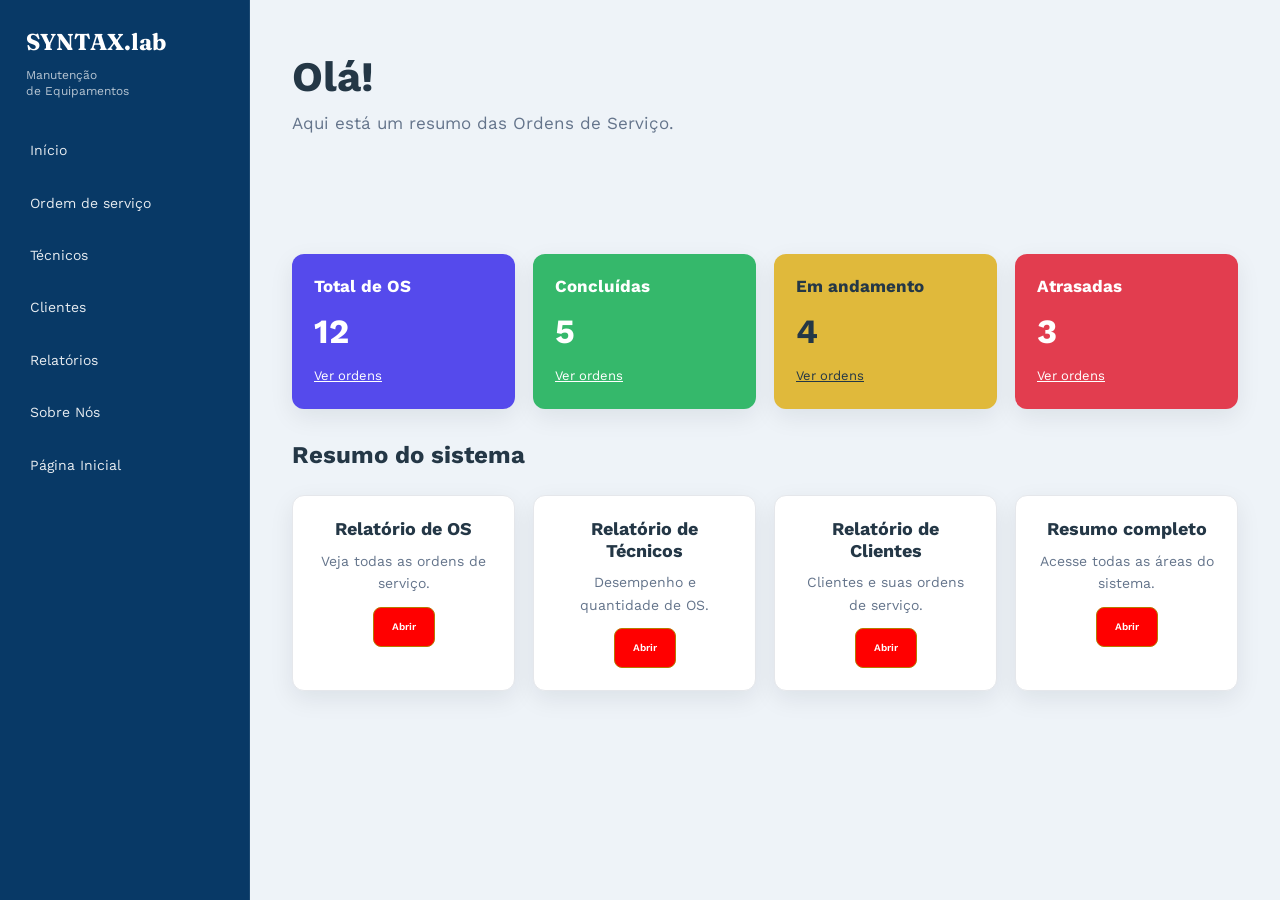
<file: FRONT END/inicio.html>
<!DOCTYPE html>
<html lang="pt-br">
<head>
    <meta charset="UTF-8">
    <meta name="viewport" content="width=device-width, initial-scale=1.0">
    <title>SYNTAX.lab — Início</title>
    <link rel="stylesheet" href="style.css">
    <link rel="preconnect" href="https://fonts.googleapis.com">
    <link rel="preconnect" href="https://fonts.gstatic.com" crossorigin>
    <link href="https://fonts.googleapis.com/css2?family=Fraunces:ital,opsz,wght@0,9..144,100..900;1,9..144,100..900&family=Work+Sans:ital,wght@0,100..900;1,100..900&display=swap" rel="stylesheet">
</head>
<body>
<header class="topo">
    <div class="topo-conteudo">
        <nav class="menu">
            <a href="inicio.html" class="marca">SYNTAX.lab</a>
            <p>Manutenção<br>de Equipamentos</p>
            <a href="inicio.html">Início</a>
            <a href="ordem.html">Ordem de serviço</a>
            <a href="tecnicos.html">Técnicos</a>
            <a href="clientes.html">Clientes</a>
            <a href="relatorios.html">Relatórios</a>
            <a href="sobre.html">Sobre Nós</a>
            <a href="index.html">Página Inicial</a>
        </nav>
    </div>
</header>

<section class="hero">
    <div class="hero-texto">
        <h1>Olá!</h1>
        <p>Aqui está um resumo das Ordens de Serviço.</p>
    </div>
</section>

<main>
    <section class="cards-resumo">
        <article class="card1">
            <h2>Total de OS</h2>
            <h3>12</h3>
            <a href="ordem.html">Ver ordens</a>
        </article>

        <article class="card2">
            <h2>Concluídas</h2>
            <h3>5</h3>
            <a href="ordem.html">Ver ordens</a>
        </article>

        <article class="card3">
            <h2>Em andamento</h2>
            <h3>4</h3>
            <a href="ordem.html">Ver ordens</a>
        </article>

        <article class="card4">
            <h2>Atrasadas</h2>
            <h3>3</h3>
            <a href="ordem.html">Ver ordens</a>
        </article>
    </section>

    <section class="secao-titulo">
        <h2>Resumo do sistema</h2>
    </section>

    <div class="cards">
        <article class="card">
            <h2>Relatório de OS</h2>
            <p>Veja todas as ordens de serviço.</p>
            <a href="relatorios.html" class="botao botao-contorno">Abrir</a>
        </article>

        <article class="card">
            <h2>Relatório de Técnicos</h2>
            <p>Desempenho e quantidade de OS.</p>
            <a href="tecnicos.html" class="botao botao-contorno">Abrir</a>
        </article>

        <article class="card">
            <h2>Relatório de Clientes</h2>
            <p>Clientes e suas ordens de serviço.</p>
            <a href="clientes.html" class="botao botao-contorno">Abrir</a>
        </article>

        <article class="card">
            <h2>Resumo completo</h2>
            <p>Acesse todas as áreas do sistema.</p>
            <a href="relatorios.html" class="botao botao-contorno">Abrir</a>
        </article>
    </div>
</main>

</body>
</html>
</file>
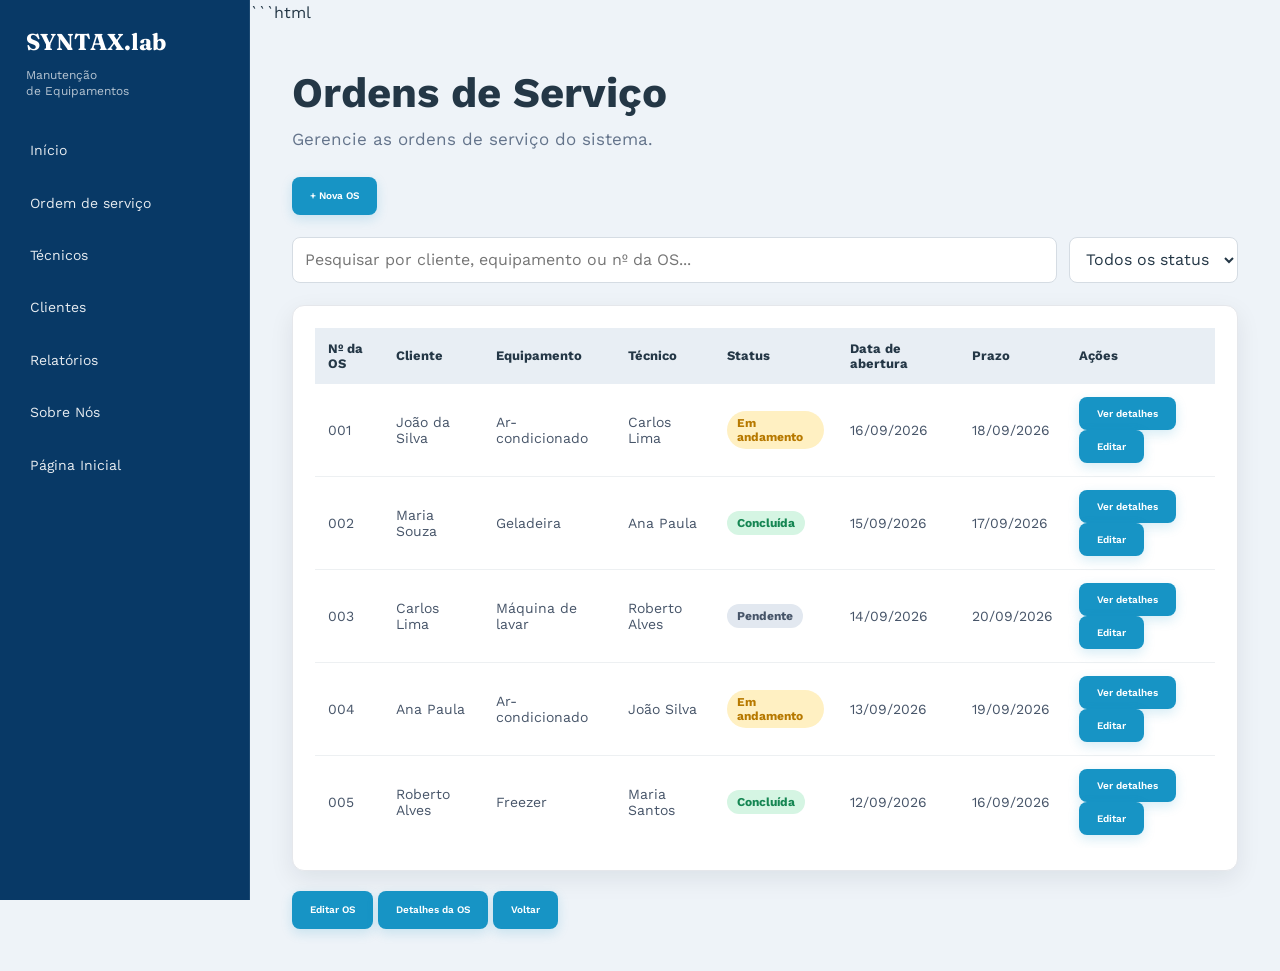
<file: FRONT END/ordem.html>
```html
<!DOCTYPE html>
<html lang="pt-br">
<head>
    <meta charset="UTF-8">
    <meta name="viewport" content="width=device-width, initial-scale=1.0">
    <title>Ordens de Serviço</title>
    <link rel="stylesheet" href="style.css">
    <link rel="preconnect" href="https://fonts.googleapis.com">
    <link rel="preconnect" href="https://fonts.gstatic.com" crossorigin>
    <link href="https://fonts.googleapis.com/css2?family=Fraunces:ital,opsz,wght@0,9..144,100..900;1,9..144,100..900&family=Work+Sans:ital,wght@0,100..900;1,100..900&display=swap" rel="stylesheet">
</head>

<body>

<header class="topo">
    <div class="topo-conteudo">
        <nav class="menu">
            <a href="inicio.html" class="marca">SYNTAX.lab</a>
            <p>Manutenção<br>de Equipamentos</p>
            <a href="inicio.html">Início</a>
            <a href="ordem.html">Ordem de serviço</a>
            <a href="tecnicos.html">Técnicos</a>
            <a href="clientes.html">Clientes</a>
            <a href="relatorios.html">Relatórios</a>
            <a href="sobre.html">Sobre Nós</a>
            <a href="index.html">Página Inicial</a>
        </nav>
    </div>
</header>

<main class="pagina">

    <h1>Ordens de Serviço</h1>
    <p>Gerencie as ordens de serviço do sistema.</p>

    <a href="cadastrar.html" class="botao-menu">+ Nova OS</a>

    <div class="filtros">
        <input type="text" placeholder="Pesquisar por cliente, equipamento ou nº da OS...">

        <select>
            <option>Todos os status</option>
            <option>Pendente</option>
            <option>Em andamento</option>
            <option>Concluída</option>
        </select>
    </div>

    <!-- TABELA PRINCIPAL -->

    <section class="block">

        <div class="tabela-wrapper">
            <table>

                <thead>
                    <tr>
                        <th>Nº da OS</th>
                        <th>Cliente</th>
                        <th>Equipamento</th>
                        <th>Técnico</th>
                        <th>Status</th>
                        <th>Data de abertura</th>
                        <th>Prazo</th>
                        <th>Ações</th>
                    </tr>
                </thead>

                <tbody>

                    <tr>
                        <td>001</td>
                        <td>João da Silva</td>
                        <td>Ar-condicionado</td>
                        <td>Carlos Lima</td>
                        <td><span class="andamento">Em andamento</span></td>
                        <td>16/09/2026</td>
                        <td>18/09/2026</td>
                        <td>
                            <a href="#os001" class="botao-menu">Ver detalhes</a>
                            <a href="editar.html" class="botao-menu">Editar</a>
                        </td>
                    </tr>

                    <tr>
                        <td>002</td>
                        <td>Maria Souza</td>
                        <td>Geladeira</td>
                        <td>Ana Paula</td>
                        <td><span class="concluida">Concluída</span></td>
                        <td>15/09/2026</td>
                        <td>17/09/2026</td>
                        <td>
                            <a href="#os002" class="botao-menu">Ver detalhes</a>
                            <a href="editar.html" class="botao-menu">Editar</a>
                        </td>
                    </tr>

                    <tr>
                        <td>003</td>
                        <td>Carlos Lima</td>
                        <td>Máquina de lavar</td>
                        <td>Roberto Alves</td>
                        <td><span class="pendente">Pendente</span></td>
                        <td>14/09/2026</td>
                        <td>20/09/2026</td>
                        <td>
                            <a href="#os003" class="botao-menu">Ver detalhes</a>
                            <a href="editar.html" class="botao-menu">Editar</a>
                        </td>
                    </tr>

                    <tr>
                        <td>004</td>
                        <td>Ana Paula</td>
                        <td>Ar-condicionado</td>
                        <td>João Silva</td>
                        <td><span class="andamento">Em andamento</span></td>
                        <td>13/09/2026</td>
                        <td>19/09/2026</td>
                        <td>
                            <a href="#os004" class="botao-menu">Ver detalhes</a>
                            <a href="editar.html" class="botao-menu">Editar</a>
                        </td>
                    </tr>

                    <tr>
                        <td>005</td>
                        <td>Roberto Alves</td>
                        <td>Freezer</td>
                        <td>Maria Santos</td>
                        <td><span class="concluida">Concluída</span></td>
                        <td>12/09/2026</td>
                        <td>16/09/2026</td>
                        <td>
                            <a href="#os005" class="botao-menu">Ver detalhes</a>
                            <a href="editar.html" class="botao-menu">Editar</a>
                        </td>
                    </tr>

                </tbody>

            </table>
        </div>

    </section>


   
        <a href="editar.html" class="botao-menu">Editar OS</a>
        <a href="detalhes.html" class="botao-menu">Detalhes da OS</a>
        <a href="#topo" class="botao-menu">Voltar</a>

    </section>

</main>

</body>
</html>
</file>
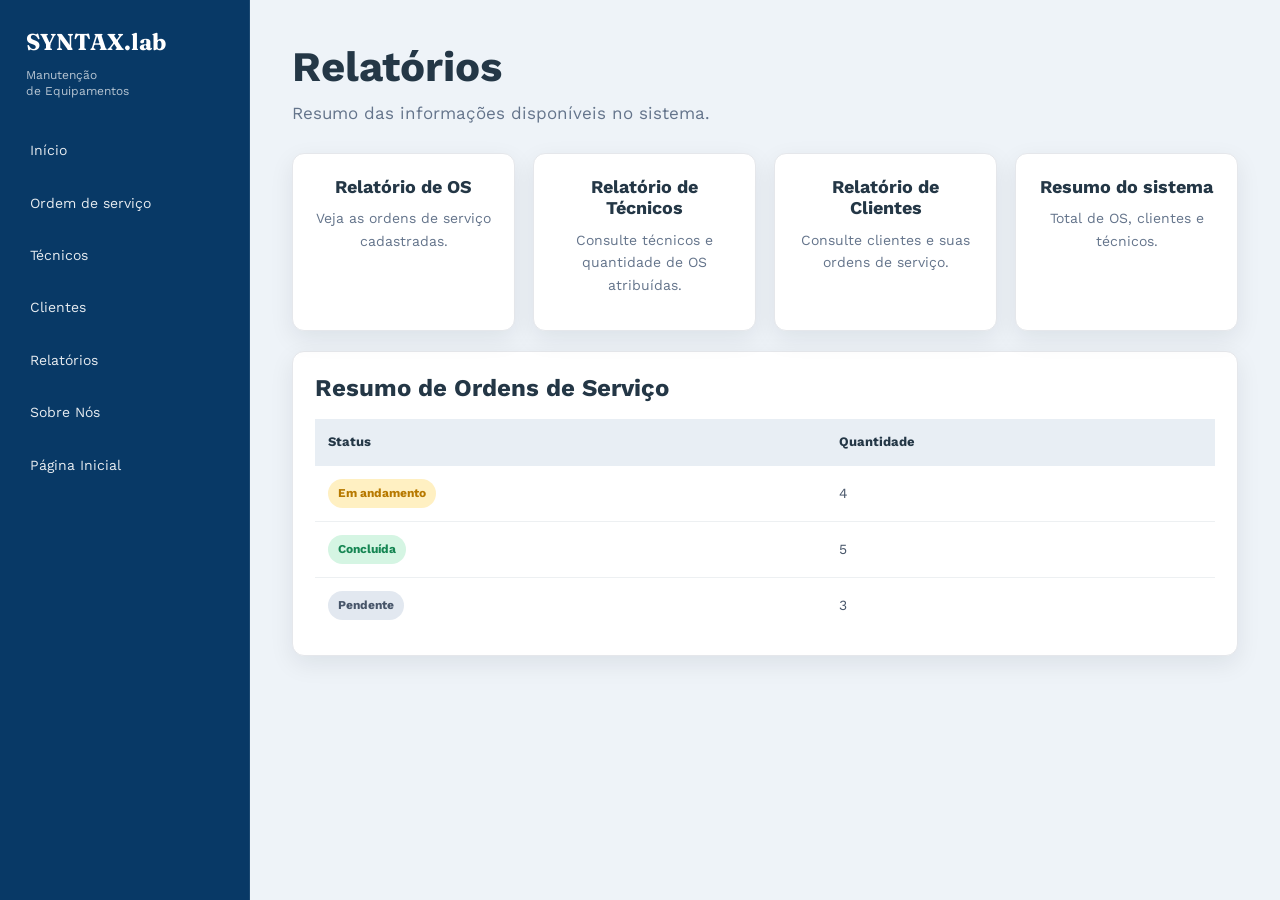
<file: FRONT END/relatorios.html>
<!DOCTYPE html>
<html lang="pt-br">
<head>
    <meta charset="UTF-8">
    <meta name="viewport" content="width=device-width, initial-scale=1.0">
    <title>Relatórios</title>
    <link rel="stylesheet" href="style.css">
    <link rel="preconnect" href="https://fonts.googleapis.com">
    <link rel="preconnect" href="https://fonts.gstatic.com" crossorigin>
    <link href="https://fonts.googleapis.com/css2?family=Fraunces:ital,opsz,wght@0,9..144,100..900;1,9..144,100..900&family=Work+Sans:ital,wght@0,100..900;1,100..900&display=swap" rel="stylesheet">
</head>
<body>
<header class="topo">
    <div class="topo-conteudo">
        <nav class="menu">
            <a href="inicio.html" class="marca">SYNTAX.lab</a>
            <p>Manutenção<br>de Equipamentos</p>
            <a href="inicio.html">Início</a>
            <a href="ordem.html">Ordem de serviço</a>
            <a href="tecnicos.html">Técnicos</a>
            <a href="clientes.html">Clientes</a>
            <a href="relatorios.html">Relatórios</a>
            <a href="sobre.html">Sobre Nós</a>
            <a href="index.html">Página Inicial</a>
        </nav>
    </div>
</header>

<main class="pagina">
    <h1>Relatórios</h1>
    <p>Resumo das informações disponíveis no sistema.</p>

    <div class="cards">
        <article class="card">
            <h2>Relatório de OS</h2>
            <p>Veja as ordens de serviço cadastradas.</p>
        </article>
        <article class="card">
            <h2>Relatório de Técnicos</h2>
            <p>Consulte técnicos e quantidade de OS atribuídas.</p>
        </article>
        <article class="card">
            <h2>Relatório de Clientes</h2>
            <p>Consulte clientes e suas ordens de serviço.</p>
        </article>
        <article class="card">
            <h2>Resumo do sistema</h2>
            <p>Total de OS, clientes e técnicos.</p>
        </article>
    </div>

    <section class="block">
        <h2>Resumo de Ordens de Serviço</h2>
        <div class="tabela-wrapper">
            <table>
                <thead>
                    <tr><th>Status</th><th>Quantidade</th></tr>
                </thead>
                <tbody>
                    <tr><td><span class="andamento">Em andamento</span></td><td>4</td></tr>
                    <tr><td><span class="concluida">Concluída</span></td><td>5</td></tr>
                    <tr><td><span class="pendente">Pendente</span></td><td>3</td></tr>
                </tbody>
            </table>
        </div>
    </section>
</main>

</body>
</html>
</file>
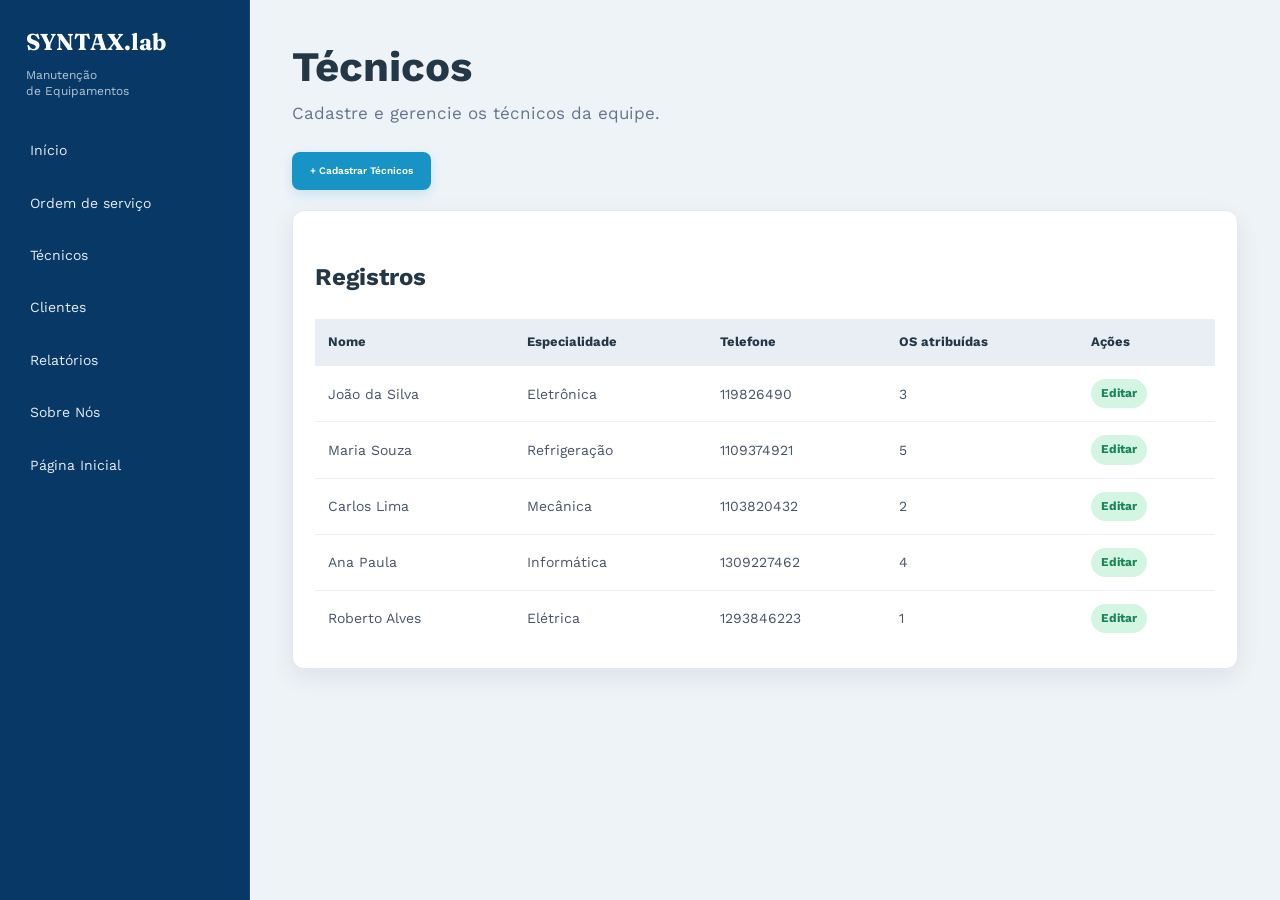
<file: FRONT END/tecnicos.html>
<!DOCTYPE html>
<html lang="pt-br">
<head>
    <meta charset="UTF-8">
    <meta name="viewport" content="width=device-width, initial-scale=1.0">
    <title>Técnicos</title>
    <link rel="stylesheet" href="style.css">
    <link rel="preconnect" href="https://fonts.googleapis.com">
    <link rel="preconnect" href="https://fonts.gstatic.com" crossorigin>
    <link href="https://fonts.googleapis.com/css2?family=Fraunces:ital,opsz,wght@0,9..144,100..900;1,9..144,100..900&family=Work+Sans:ital,wght@0,100..900;1,100..900&display=swap" rel="stylesheet">
</head>
<body>
<header class="topo">
    <div class="topo-conteudo">
        <nav class="menu">
            <a href="inicio.html" class="marca">SYNTAX.lab</a>
            <p>Manutenção<br>de Equipamentos</p>
            <a href="inicio.html">Início</a>
            <a href="ordem.html">Ordem de serviço</a>
            <a href="tecnicos.html">Técnicos</a>
            <a href="clientes.html">Clientes</a>
            <a href="relatorios.html">Relatórios</a>
            <a href="sobre.html">Sobre Nós</a>
            <a href="index.html">Página Inicial</a>
        </nav>
    </div>
</header>

<main class="pagina">
    <h1>Técnicos</h1>
    <p>Cadastre e gerencie os técnicos da equipe.</p>
    <a href="cadastrar.html" class="botao-menu">+ Cadastrar Técnicos</a>

    <section class="block">
        <div class="secao-titulo"><h2>Registros</h2></div>
        <div class="tabela-wrapper">
            <table>
                <thead><tr><th>Nome</th><th>Especialidade</th><th>Telefone</th><th>OS atribuídas</th><th>Ações</th></tr></thead>
                <tbody><tr><td>João da Silva</td><td>Eletrônica</td><td>119826490</td><td>3</td><td><span class='concluida'>Editar</span></td></tr>
<tr><td>Maria Souza</td><td>Refrigeração</td><td>1109374921</td><td>5</td><td><span class='concluida'>Editar</span></td></tr>
<tr><td>Carlos Lima</td><td>Mecânica</td><td>1103820432</td><td>2</td><td><span class='concluida'>Editar</span></td></tr>
<tr><td>Ana Paula</td><td>Informática</td><td>1309227462</td><td>4</td><td><span class='concluida'>Editar</span></td></tr>
<tr><td>Roberto Alves</td><td>Elétrica</td><td>1293846223</td><td>1</td><td><span class='concluida'>Editar</span></td></tr></tbody>
            </table>
        </div>
    </section>
</main>

</body>
</html>
</file>
<file: FRONT END/style.css>
/* =========================================================
   WEB-OS — ESTILO PRINCIPAL
   ========================================================= */

:root {
    --cor-texto: #243746;
    --cor-texto-suave: #64748b;
    --cor-fundo: #eef3f8;
    --cor-branco: #ffffff;

    --cor-primaria: #1794c5;
    --cor-primaria-escura: #0b6f99;
    --cor-menu: #083966;

    --cor-sucesso: #168653;
    --cor-sucesso-fundo: #d5f5e3;

    --cor-andamento: #b77900;
    --cor-andamento-fundo: #fff0c2;

    --cor-pendente: #475569;
    --cor-pendente-fundo: #e2e8f0;

    --cor-perigo: #dc3545;
    --cor-perigo-fundo: #fde2e5;

    --cor-linha: #e5e7eb;

    --sombra: 0 8px 24px rgba(15, 23, 42, 0.08);
    --sombra-hover: 0 14px 30px rgba(15, 23, 42, 0.13);

    --raio: 12px;
    --transicao: 0.2s ease;
}


/* imagens
*/
img {
    width: 150px;
    height: 150px;
    border-radius: 50%;
    border: 5px solid #fff;
}

.LOGO {
    width: 200px;
    height: 200px;
    object-fit: contain;
    display: block;
    margin: 0 auto;
}

/* =========================
   RESET (Corrigido o hífen para asterisco *)
   ========================= */

* {
    margin: 0;
    padding: 0;
    box-sizing: border-box;
}

html {
    scroll-behavior: smooth;
}

body {
    min-height: 100vh;
    font-family: "Work Sans", "Poppins", Arial, sans-serif;
    color: var(--cor-texto);
    background: var(--cor-fundo);
    line-height: 1.6;
    margin-left: 250px; /* Ajustado para bater certo com os 250px do .topo */
}

/* Espaçamento para a nova secção de detalhes */
.detalhes-secao {
    margin-top: 48px;
}
a {
    color: inherit;
    text-decoration: none;
}

button,
input,
select,
textarea {
    font: inherit;
}

img {
    max-width: 100%;
    display: block;
}

h1,
h2,
h3,
h4 {
    line-height: 1.2;
}

p {
    color: var(--cor-texto-suave);
}

/* =========================
   MENU LATERAL
   ========================= */

.topo {
    position: fixed;
    inset: 0 auto 0 0;
    width: 250px;
    height: 100vh;
    padding: 20px 16px;
    background: var(--cor-menu);
    color: #fff;
    border-right: 1px solid rgba(255,255,255,0.08);
    z-index: 1000;
}

.topo-conteudo {
    width: 100%;
    height: 100%;
}

.menu {
    display: flex;
    flex-direction: column;
    gap: 6px;
}

.marca {
    display: block;
    padding: 4px 10px 0;
    font-family: "Fraunces", Georgia, serif;
    font-size: 23px;
    font-weight: 700;
    color: #fff;
}

.menu > p {
    padding: 0 10px 22px;
    color: rgba(255,255,255,0.7);
    font-size: 12px;
    line-height: 1.35;
}

.menu > a:not(.marca) {
    display: block;
    padding: 12px 14px;
    border-radius: 9px;
    color: rgba(255,255,255,0.9);
    font-size: 14px;
    transition: background var(--transicao), transform var(--transicao);
}

.menu > a:not(.marca):hover {
    background: rgba(255,255,255,0.1);
    transform: translateX(4px);
}

/* =========================
   CONTEÚDO
   ========================= */

main,
.pagina {
    width: 100%;
    max-width: 1180px;
    margin: 0 auto;
    padding: 42px;
}
h5 {
    font-size: medium;
    background-color: #f5d8db;
    font-family: 'Segoe UI', Tahoma, Geneva, Verdana, sans-serif;
}
h4 {
    font-size: small;
    font-family: Cambria, Cochin, Georgia, Times, 'Times New Roman', serif;
}

.hero {
    width: 100%;
    max-width: 1180px;
    margin: 0 auto;
    padding: 52px 42px 25px;
}

.hero-texto {
    width: 100%;
}

.hero h1,
.hero h2,
.pagina > h1 {
    margin-bottom: 8px;
    font-size: clamp(28px, 4vw, 42px);
    color: var(--cor-texto);
}

.hero p,
.pagina > p {
    margin-bottom: 24px;
    font-size: 17px;
}

.secao-titulo {
    display: flex;
    align-items: center;
    justify-content: space-between;
    gap: 15px;
    margin: 30px 0 12px;
}

.secao-titulo h2,
.secao-titulo h3 {
    color: var(--cor-texto);
}

/* =========================
   BOTÕES
   ========================= */

.botao,
.botao-menu,
.entrar {
    background-color: #316950;
    display: inline-flex;
    align-items: center;
    justify-content: center;
    border: 0;
    border-radius: 8px;
    cursor: pointer;
    font-size: 10px;
    font-weight: 600;
    transition: transform var(--transicao), background var(--transicao), box-shadow var(--transicao);
}


.botao {
    padding: 11px 18px;
}

.botao:hover,
.botao-menu:hover,
.entrar:hover {
    transform: translateY(-2px);
    
}

.botao-menu {
    padding: 11px 18px;
    background: var(--cor-primaria);
    color: #fff;
    box-shadow: 0 4px 12px rgba(23,148,197,0.18);
}

.botao-menu:hover {
    background: var(--cor-primaria-escura);
}

.botao-preenchido {
    background: var(--cor-primaria);
    color: #fff;
}
.botao-contorno {
    border: 1px solid var(--cor-andamento);
    background-color: #ff0000;
    color: white;
}
.botao-claro {
    background: #e7f5fb;
    color: var(--cor-primaria-escura);
}

/* =========================
   CARDS DE RESUMO
   ========================= */

.cards-resumo {
    display: grid;
    grid-template-columns: repeat(4, minmax(0, 1fr));
    gap: 18px;
    margin: 25px 0 32px;
}

.card1,
.card2,
.card3,
.card4 {
    min-height: 155px;
    padding: 22px;
    border-radius: var(--raio);
    color: #fff;
    box-shadow: var(--sombra);
    transition: transform var(--transicao), box-shadow var(--transicao);
}

.card1 { background: #554aec; }
.card2 { background: #35b86b; }
.card3 { background: #e0b93b; color: #243746; }
.card4 { background: #e23d4f; }

.card1:hover,
.card2:hover,
.card3:hover,
.card4:hover {
    transform: translateY(-5px);
    box-shadow: var(--sombra-hover);
}

.card1 h2,
.card2 h2,
.card3 h2,
.card4 h2 {
    font-size: 17px;
    margin-bottom: 15px;
}

.card1 h3,
.card2 h3,
.card3 h3,
.card4 h3,
.card1 h4,
.card2 h4,
.card3 h4,
.card4 h4 {
    font-size: 34px;
    margin-bottom: 10px;
}

.card1 a,
.card2 a,
.card3 a,
.card4 a {
    display: inline-block;
    color: inherit;
    font-size: 13px;
    text-decoration: underline;
}

/* =========================
   CARDS DE RELATÓRIOS
   ========================= */

.cards {
    display: grid;
    grid-template-columns: repeat(4, minmax(0, 1fr));
    gap: 18px;
    width: 100%;
    margin-top: 25px;
}

.card {
    padding: 22px;
    min-height: 145px;
    background: var(--cor-branco);
    border: 1px solid var(--cor-linha);
    border-radius: var(--raio);
    text-align: center;
    box-shadow: var(--sombra);
    transition: transform var(--transicao), box-shadow var(--transicao);
}

.card:hover {
    transform: translateY(-4px);
    box-shadow: var(--sombra-hover);
}

.card h2 {
    margin-bottom: 10px;
    color: var(--cor-texto);
    font-size: 18px;
}

.card p {
    margin-bottom: 12px;
    font-size: 14px;
}

/* =========================
   BLOCO
   ========================= */

.block {
    width: 100%;
    margin: 20px 0;
    padding: 22px;
    background: var(--cor-branco);
    border: 1px solid var(--cor-linha);
    border-radius: var(--raio);
    box-shadow: var(--sombra);
}

.block h2,
.block h3 {
    margin-bottom: 16px;
}

/* =========================
   TABELAS
   ========================= */

.tabela-wrapper {
    width: 100%;
    overflow-x: auto;
}

table {
    width: 100%;
    min-width: 650px;
    border-collapse: collapse;
    background: #fff;
    overflow: hidden;
}

th {
    padding: 13px;
    background: #e8eef4;
    color: var(--cor-texto);
    text-align: left;
    font-size: 13px;
    font-weight: 700;
}

td {
    padding: 13px;
    border-bottom: 1px solid #edf0f2;
    color: #475569;
    font-size: 14px;
}

tr:last-child td {
    border-bottom: 0;
}

tr:hover td {
    background: #f8fafc;
}

/* =========================
   STATUS
   ========================= */

.andamento,
.concluida,
.pendente {
    display: inline-flex;
    align-items: center;
    padding: 5px 10px;
    border-radius: 999px;
    font-size: 12px;
    font-weight: 700;
}

.andamento {
    background: var(--cor-andamento-fundo);
    color: var(--cor-andamento);
}

.concluida {
    background: var(--cor-sucesso-fundo);
    color: var(--cor-sucesso);
}

.pendente {
    background: var(--cor-pendente-fundo);
    color: var(--cor-pendente);
}

/* =========================
   PESQUISA E FILTROS
   ========================= */

.filtros {
    display: flex;
    flex-wrap: wrap;
    gap: 12px;
    margin: 22px 0;
}

.filtros input,
.filtros select,
.pesquisa input,
.pesquisa select {
    min-height: 42px;
    padding: 9px 12px;
    border: 1px solid #d5dce3;
    border-radius: 8px;
    background: #fff;
    color: var(--cor-texto);
    outline: none;
}

.filtros input {
    flex: 1 1 320px;
}

.filtros input:focus,
.filtros select:focus {
    border-color: var(--cor-primaria);
    box-shadow: 0 0 0 3px rgba(23,148,197,0.12);
}

/* =========================
   FORMULÁRIOS
   ========================= */

.formulario {
    display: grid;
    gap: 18px;
}

.form-grid {
    display: grid;
    grid-template-columns: repeat(2, minmax(0, 1fr));
    gap: 18px;
}

.campo {
    display: flex;
    flex-direction: column;
    gap: 7px;
}

.campo label {
    color: var(--cor-texto);
    font-size: 14px;
    font-weight: 600;
}

.campo input,
.campo select,
.campo textarea {
    width: 100%;
    padding: 11px 12px;
    border: 1px solid #d5dce3;
    border-radius: 8px;
    background: #fff;
    color: var(--cor-texto);
    outline: none;
}

.campo input:focus,
.campo select:focus,
.campo textarea:focus {
    border-color: var(--cor-primaria);
    box-shadow: 0 0 0 3px rgba(23,148,197,0.12);
}

.campo textarea {
    min-height: 110px;
    resize: vertical;
}

.form-acoes {
    display: flex;
    flex-wrap: wrap;
    gap: 12px;
    margin-top: 5px;
}

.aviso {
    padding: 12px 15px;
    border-radius: 8px;
    background: #fff8df;
    border: 1px solid #f1df9d;
    color: #755b00;
    font-size: 14px;
}

/* =========================
   LOGIN
   ========================= */

.pagina-login {
    min-height: 100vh;
    margin-left: 0;
    display: grid;
    place-items: center;
    padding: 30px 18px;
    background: linear-gradient(135deg, #eef6fb, #e7edff);
}

.login-container {
    width: min(100%, 480px);
}

.login-cabecalho {
    margin-bottom: 22px;
    text-align: center;
}

.login-cabecalho h1 {
    margin-bottom: 8px;
    color: var(--cor-menu);
    font-family: "Fraunces", Georgia, serif;
    font-size: 38px;
}

.login-cabecalho p {
    max-width: none;
    font-size: 15px;
}

.login-card {
    padding: 28px;
    background: #fff;
    border: 1px solid var(--cor-linha);
    border-radius: 16px;
    box-shadow: var(--sombra-hover);
}

.login-card .form-acoes {
    margin-top: 10px;
}

.entrar {
    padding: 11px 20px;
    background: var(--cor-primaria);
    color: #fff;
}

/* =========================
   RESPONSIVIDADE
   ========================= */

@media (max-width: 1000px) {
    body {
        margin-left: 0;
    }

    .topo {
        position: relative;
        width: 100%;
        height: auto;
        padding: 14px;
    }

    .menu {
        flex-direction: row;
        flex-wrap: wrap;
        align-items: center;
    }

    .menu > p {
        display: none;
    }

    .menu > a:not(.marca) {
        padding: 9px 11px;
    }

    .marca {
        margin-right: auto;
    }

    .hero,
    main,
    .pagina {
        padding: 30px 22px;
    }

    .cards-resumo,
    .cards {
        grid-template-columns: repeat(2, minmax(0, 1fr));
    }
}

@media (max-width: 650px) {
    .hero,
    main,
    .pagina {
        padding: 24px 15px;
    }

    .menu {
        flex-direction: column;
        align-items: stretch;
    }

    .marca {
        margin-right: 0;
    }

    .menu > a:not(.marca) {
        width: 100%;
    }

    .cards-resumo,
    .cards,
    .form-grid {
        grid-template-columns: 1fr;
    }

    .filtros {
        flex-direction: column;
    }

    .filtros input,
    .filtros select,
    .botao-menu {
        width: 100%;
    }

    .form-acoes .botao,
    .form-acoes .entrar {
        width: 100%;
    }

    .login-card {
        padding: 20px;
    }
}
</file>
